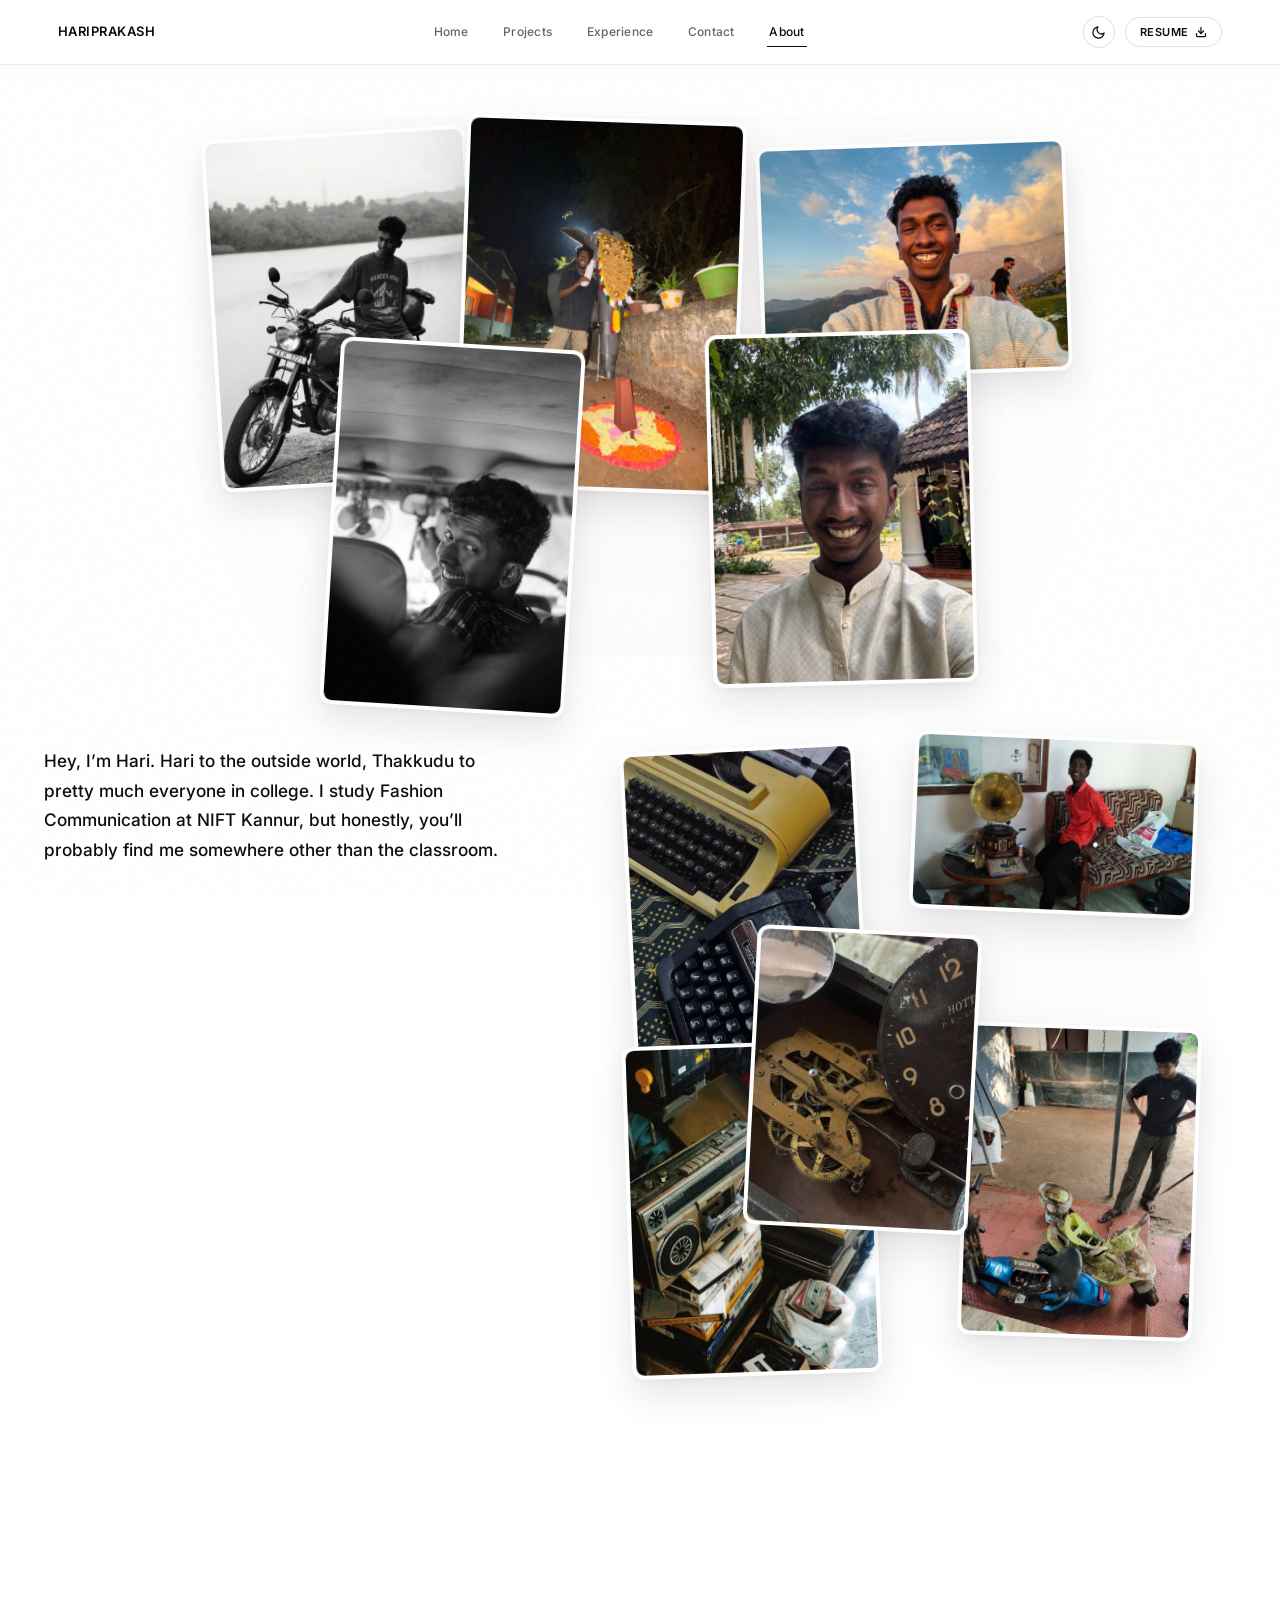
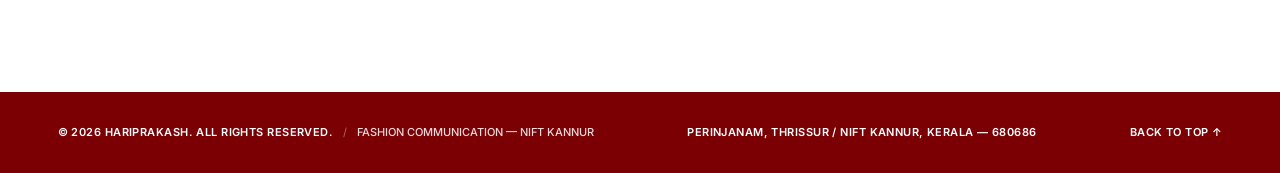
<file: about.html>
<!DOCTYPE html>
<html lang="en">
<head>
  <meta charset="UTF-8">
  <meta name="viewport" content="width=device-width, initial-scale=1.0, viewport-fit=cover">
  <meta name="theme-color" content="#ffffff" id="metaThemeColor">
  <title>About — Hariprakash | Fashion Communication & 3D Spatial Design</title>
  <link rel="icon" type="image/svg+xml" href="assets/favicon.svg">
  <link rel="apple-touch-icon" href="assets/favicon.svg">
  <link rel="preconnect" href="https://fonts.googleapis.com">
  <link rel="preconnect" href="https://fonts.gstatic.com" crossorigin>
  <link href="https://fonts.googleapis.com/css2?family=Inter:wght@300;400;500;600;700;800&display=swap" rel="stylesheet">
  <link rel="stylesheet" href="styles.css">
</head>
<body class="theme-light">

  <!-- Subtle Paper Grain -->
  <div class="grain-overlay"></div>

  <!-- Top Navigation Bar: Minimalist Translucent Header -->
  <header class="header">
    <div class="header-left">
      <!-- Mobile Hamburger Menu Button (Shown on Phone, on the Left) -->
      <button class="mobile-menu-btn" id="mobileMenuBtn" aria-label="Toggle navigation menu" aria-expanded="false">
        <span class="hamburger-box">
          <span class="hamburger-line line-top"></span>
          <span class="hamburger-line line-mid"></span>
          <span class="hamburger-line line-bot"></span>
        </span>
      </button>

      <a href="index.html#hero" class="brand-link">
        <span class="brand-name">HARIPRAKASH</span>
      </a>
    </div>

    <!-- Desktop Navigation Links (Hidden on Phone/Mobile) -->
    <nav class="header-nav" id="headerNav">
      <a href="index.html#hero" class="nav-link">Home</a>
      <a href="index.html#projects" class="nav-link">Projects</a>
      <a href="index.html#experience" class="nav-link">Experience</a>
      <a href="index.html#contact" class="nav-link">Contact</a>
      <a href="about.html" class="nav-link active">About</a>
    </nav>

    <div class="header-right">
      <button class="theme-toggle-btn" id="themeToggleBtn" aria-label="Toggle theme" title="Toggle theme (System / Dark / Light)">
        <span class="theme-icon-moon" aria-hidden="true">
          <svg width="15" height="15" viewBox="0 0 24 24" fill="none" stroke="currentColor" stroke-width="2" stroke-linecap="round" stroke-linejoin="round">
            <path d="M21 12.79A9 9 0 1 1 11.21 3 7 7 0 0 0 21 12.79z"></path>
          </svg>
        </span>
        <span class="theme-icon-sun" aria-hidden="true">
          <svg width="15" height="15" viewBox="0 0 24 24" fill="none" stroke="currentColor" stroke-width="2" stroke-linecap="round" stroke-linejoin="round">
            <circle cx="12" cy="12" r="5"></circle>
            <line x1="12" y1="1" x2="12" y2="3"></line>
            <line x1="12" y1="21" x2="12" y2="23"></line>
            <line x1="4.22" y1="4.22" x2="5.64" y2="5.64"></line>
            <line x1="18.36" y1="18.36" x2="19.78" y2="19.78"></line>
            <line x1="1" y1="12" x2="3" y2="12"></line>
            <line x1="21" y1="12" x2="23" y2="12"></line>
            <line x1="4.22" y1="19.78" x2="5.64" y2="18.36"></line>
            <line x1="18.36" y1="5.64" x2="19.78" y2="4.22"></line>
          </svg>
        </span>
      </button>

      <a href="assets/Hariprakash_Resume.pdf" download="Hariprakash_Resume.pdf" class="resume-download-btn" id="resumeDownloadBtn">
        <span class="resume-btn-label">Resume</span>
        <svg class="resume-btn-icon" width="12" height="12" viewBox="0 0 24 24" fill="none" stroke="currentColor" stroke-width="2.5" stroke-linecap="round" stroke-linejoin="round">
          <path d="M21 15v4a2 2 0 0 1-2 2H5a2 2 0 0 1-2-2v-4"></path>
          <polyline points="7 10 12 15 17 10"></polyline>
          <line x1="12" y1="15" x2="12" y2="3"></line>
        </svg>
      </a>
    </div>
  </header>

  <!-- Full-Screen Mobile Navigation Drawer -->
  <div class="mobile-nav-drawer" id="mobileNavDrawer" aria-hidden="true">
    <div class="mobile-nav-backdrop" id="mobileNavBackdrop"></div>
    <div class="mobile-nav-panel">
      <div class="mobile-nav-header">
        <span class="mobile-nav-brand">HARIPRAKASH</span>
        <button class="mobile-nav-close-btn" id="mobileNavCloseBtn" aria-label="Close menu">
          <svg width="20" height="20" viewBox="0 0 24 24" fill="none" stroke="currentColor" stroke-width="2" stroke-linecap="round" stroke-linejoin="round">
            <line x1="18" y1="6" x2="6" y2="18"></line>
            <line x1="6" y1="6" x2="18" y2="18"></line>
          </svg>
        </button>
      </div>

      <nav class="mobile-nav-menu">
        <a href="index.html#hero" class="mobile-menu-link">
          <div class="menu-link-main">
            <span class="menu-link-icon-wrap" aria-hidden="true">
              <svg width="17" height="17" viewBox="0 0 24 24" fill="none" stroke="currentColor" stroke-width="1.8" stroke-linecap="round" stroke-linejoin="round">
                <path d="M3 9l9-7 9 7v11a2 2 0 0 1-2 2H5a2 2 0 0 1-2-2z"></path>
                <polyline points="9 22 9 12 15 12 15 22"></polyline>
              </svg>
            </span>
            <span class="menu-link-text">Home</span>
          </div>
          <span class="menu-link-arrow" aria-hidden="true">
            <svg width="14" height="14" viewBox="0 0 24 24" fill="none" stroke="currentColor" stroke-width="2" stroke-linecap="round" stroke-linejoin="round">
              <polyline points="9 18 15 12 9 6"></polyline>
            </svg>
          </span>
        </a>

        <a href="index.html#projects" class="mobile-menu-link">
          <div class="menu-link-main">
            <span class="menu-link-icon-wrap" aria-hidden="true">
              <svg width="17" height="17" viewBox="0 0 24 24" fill="none" stroke="currentColor" stroke-width="1.8" stroke-linecap="round" stroke-linejoin="round">
                <rect x="3" y="3" width="7" height="7"></rect>
                <rect x="14" y="3" width="7" height="7"></rect>
                <rect x="14" y="14" width="7" height="7"></rect>
                <rect x="3" y="14" width="7" height="7"></rect>
              </svg>
            </span>
            <span class="menu-link-text">Projects</span>
          </div>
          <span class="menu-link-arrow" aria-hidden="true">
            <svg width="14" height="14" viewBox="0 0 24 24" fill="none" stroke="currentColor" stroke-width="2" stroke-linecap="round" stroke-linejoin="round">
              <polyline points="9 18 15 12 9 6"></polyline>
            </svg>
          </span>
        </a>

        <a href="index.html#experience" class="mobile-menu-link">
          <div class="menu-link-main">
            <span class="menu-link-icon-wrap" aria-hidden="true">
              <svg width="17" height="17" viewBox="0 0 24 24" fill="none" stroke="currentColor" stroke-width="1.8" stroke-linecap="round" stroke-linejoin="round">
                <rect x="2" y="7" width="20" height="14" rx="2" ry="2"></rect>
                <path d="M16 21V5a2 2 0 0 0-2-2h-4a2 2 0 0 0-2 2v16"></path>
              </svg>
            </span>
            <span class="menu-link-text">Experience</span>
          </div>
          <span class="menu-link-arrow" aria-hidden="true">
            <svg width="14" height="14" viewBox="0 0 24 24" fill="none" stroke="currentColor" stroke-width="2" stroke-linecap="round" stroke-linejoin="round">
              <polyline points="9 18 15 12 9 6"></polyline>
            </svg>
          </span>
        </a>

        <a href="index.html#contact" class="mobile-menu-link">
          <div class="menu-link-main">
            <span class="menu-link-icon-wrap" aria-hidden="true">
              <svg width="17" height="17" viewBox="0 0 24 24" fill="none" stroke="currentColor" stroke-width="1.8" stroke-linecap="round" stroke-linejoin="round">
                <line x1="22" y1="2" x2="11" y2="13"></line>
                <polygon points="22 2 15 22 11 13 2 9 22 2"></polygon>
              </svg>
            </span>
            <span class="menu-link-text">Contact</span>
          </div>
          <span class="menu-link-arrow" aria-hidden="true">
            <svg width="14" height="14" viewBox="0 0 24 24" fill="none" stroke="currentColor" stroke-width="2" stroke-linecap="round" stroke-linejoin="round">
              <polyline points="9 18 15 12 9 6"></polyline>
            </svg>
          </span>
        </a>

        <a href="about.html" class="mobile-menu-link active">
          <div class="menu-link-main">
            <span class="menu-link-icon-wrap" aria-hidden="true">
              <svg width="17" height="17" viewBox="0 0 24 24" fill="none" stroke="currentColor" stroke-width="1.8" stroke-linecap="round" stroke-linejoin="round">
                <circle cx="12" cy="7" r="4"></circle>
                <path d="M5.5 21a6.5 6.5 0 0 1 13 0"></path>
              </svg>
            </span>
            <span class="menu-link-text">About & Archive</span>
          </div>
          <span class="menu-link-arrow" aria-hidden="true">
            <svg width="14" height="14" viewBox="0 0 24 24" fill="none" stroke="currentColor" stroke-width="2" stroke-linecap="round" stroke-linejoin="round">
              <polyline points="9 18 15 12 9 6"></polyline>
            </svg>
          </span>
        </a>
      </nav>

      <div class="mobile-nav-footer">
        <div class="mobile-nav-info">
          <span class="mobile-nav-inst">FASHION COMMUNICATION — NIFT KANNUR</span>
          <a href="mailto:hpkuttan@gmail.com" class="mobile-nav-email">hpkuttan@gmail.com ↗</a>
        </div>
        <div class="mobile-nav-actions">
          <a href="https://www.behance.net/harikuttan" target="_blank" rel="noopener" class="mobile-subtle-link">Behance ↗</a>
          <span class="sub-sep">•</span>
          <a href="https://www.linkedin.com/in/hariprakash-kannamkulath/" target="_blank" rel="noopener" class="mobile-subtle-link">LinkedIn ↗</a>
          <span class="sub-sep">•</span>
          <a href="assets/Hariprakash_Resume.pdf" download="Hariprakash_Resume.pdf" class="mobile-subtle-link">Resume ↓</a>
        </div>
      </div>
    </div>
  </div>

  <!-- Main Editorial Visual Storytelling: Top Collage (Hari's Photos) + Content & Antiques Section -->
  <main id="mainContent">
    <section class="section about-page-section">

      <!-- ======================================================================
           1. TOP COLLAGE: FULL-WIDTH SCATTERED DESK (HARI'S PHOTOS ONLY)
           ====================================================================== -->
      <div class="about-top-collage-section">
        <div class="interactive-collage-stage top-collage-stage" id="interactiveCollageStage">

          <!-- PHOTO 01: Royal Enfield - Machines with too many screws -->
          <div class="collage-card top-card-1" data-depth="0.05" title="Vintage Royal Enfield // Machines with too many screws">
            <div class="collage-card-inner">
              <img src="assets/about-royal-enfield.jpg" alt="Vintage Royal Enfield - Hari" class="collage-img">
            </div>
          </div>

          <!-- PHOTO 02: Elephant Sculpture Workshop Build -->
          <div class="collage-card top-card-2" data-depth="0.08" title="Workshop & Fest Sculpture Build // Hands-on Making">
            <div class="collage-card-inner">
              <img src="assets/about-elephant-sculpture.jpg" alt="Handcrafted Elephant Sculpture - Workshop Build" class="collage-img">
            </div>
          </div>

          <!-- PHOTO 03: Mountain Camp Expedition -->
          <div class="collage-card top-card-3" data-depth="0.06" title="Outdoor Mountain Highlands & Tent Camp">
            <div class="collage-card-inner">
              <img src="assets/about-mountain-camp.jpg" alt="Mountain Camp Expedition - Hari" class="collage-img">
            </div>
          </div>

          <!-- PHOTO 04: Candid Road Drive -->
          <div class="collage-card top-card-4" data-depth="0.09" title="Spontaneous Frames // Taking photos nobody asked for">
            <div class="collage-card-inner">
              <img src="assets/about-candid-drive.jpg" alt="Candid Road Shot - Hari" class="collage-img">
            </div>
          </div>

          <!-- PHOTO 05: Kerala Tradition & Courtyard -->
          <div class="collage-card top-card-5" data-depth="0.04" title="Kerala Roots // Ancestral Courtyard">
            <div class="collage-card-inner">
              <img src="assets/about-kerala-tradition.jpg" alt="Traditional Kurta at Courtyard Home - Hari" class="collage-img">
            </div>
          </div>

        </div><!-- End top-collage-stage -->
      </div><!-- End about-top-collage-section -->


      <!-- ======================================================================
           2. CONTENT SECTION: DIRECT STORY (LEFT) + ANTIQUES COLLAGE (RIGHT)
           ====================================================================== -->
      <div class="about-content-section" id="aboutContentSection">

        <!-- ==================== LEFT COLUMN: DIRECT STORY ==================== -->
        <div class="about-direct-story-col">
          <div class="about-direct-story">

            <p class="about-lead-p story-reveal-item">
              Hey, I’m Hari. Hari to the outside world, Thakkudu to pretty much everyone in college. I study Fashion Communication at NIFT Kannur, but honestly, you’ll probably find me somewhere other than the classroom.
            </p>

            <p class="story-reveal-item">
              You’ll usually find me in a workshop, digging through an antique store, fixing something that probably should’ve been replaced years ago, or taking photos of things nobody asked me to photograph.
            </p>

            <p class="story-reveal-item">
              I like old things, weird things, machines with too many screws, and figuring out how stuff works. I spend my time between making things, breaking things (sometimes accidentally), and getting unnecessarily invested in things that catch my interest.
            </p>

            <p class="story-reveal-item">
              If I’m interested in something, yeah bro, you’re safe. I’ll probably spend the next few hours talking about it, researching it, or trying to build it myself.
            </p>

            <p class="story-reveal-item">
              This website is basically a collection of stuff I like, stuff I make, and photos I take along the way.
            </p>

            <p class="about-direct-signoff story-reveal-item">
              Anyway, have a look around. :))
            </p>

            <!-- Quick Direct Contact & Links -->
            <div class="about-direct-actions">
              <a href="mailto:hpkuttan@gmail.com" class="contact-primary-btn" data-cursor="EMAIL">
                <span>say hi → hpkuttan@gmail.com</span>
                <svg width="14" height="14" viewBox="0 0 24 24" fill="none" stroke="currentColor" stroke-width="2" stroke-linecap="round" stroke-linejoin="round">
                  <line x1="7" y1="17" x2="17" y2="7"></line>
                  <polyline points="7 7 17 7 17 17"></polyline>
                </svg>
              </a>

              <div class="about-sub-links">
                <a href="https://www.behance.net/harikuttan" target="_blank" rel="noopener" class="subtle-link">BEHANCE ↗</a>
                <span class="sub-sep">•</span>
                <a href="https://www.linkedin.com/in/hariprakash-kannamkulath/" target="_blank" rel="noopener" class="subtle-link">LINKEDIN ↗</a>
                <span class="sub-sep">•</span>
                <a href="tel:+919447693240" class="subtle-link">+91 9447693240 ↗</a>
                <span class="sub-sep">•</span>
                <a href="assets/Hariprakash_Resume.pdf" download="Hariprakash_Resume.pdf" class="subtle-link">RESUME (PDF) ↓</a>
              </div>

              <div class="about-back-box">
                <a href="index.html#projects" class="editorial-back-link">
                  <span>← Back to Selected Projects</span>
                </a>
              </div>
            </div>

          </div><!-- End about-direct-story -->
        </div><!-- End about-direct-story-col -->


        <!-- ==================== RIGHT COLUMN: ANTIQUES & SKILLS COLLAGE ==================== -->
        <div class="about-antiques-col">

          <!-- Antiques Interactive Canvas Stage -->
          <div class="interactive-collage-stage antiques-collage-stage" id="antiquesCollageStage">

            <!-- ANTIQUE 01: Vintage Remington & Brother Typewriters -->
            <div class="collage-card antique-card-1" data-depth="0.06" title="Vintage Typewriters // Remington 20 & Brother Super Deluxe">
              <div class="collage-card-inner">
                <img src="assets/about-antique-typewriters.jpg" alt="Vintage Remington and Brother Typewriters" class="collage-img">
              </div>
            </div>

            <!-- ANTIQUE 02: Brass Horn Gramophone & Vinyl -->
            <div class="collage-card antique-card-2" data-depth="0.09" title="Vintage Brass Horn Gramophone & Vinyl Records">
              <div class="collage-card-inner">
                <img src="assets/about-gramophone-vinyl.jpg" alt="Vintage Brass Horn Gramophone and Hari" class="collage-img">
              </div>
            </div>

            <!-- ANTIQUE 03: Antique Clockwork Mechanism & Brass Gears -->
            <div class="collage-card antique-card-3" data-depth="0.05" title="Antique Clockwork Mechanism // Brass Gears & Pendulum Escapement">
              <div class="collage-card-inner">
                <img src="assets/about-antique-clockwork.jpg" alt="Antique Pendulum Clockwork Gears and Mechanism" class="collage-img">
              </div>
            </div>

            <!-- ANTIQUE 04: Retro Boombox & Cassette Tapes -->
            <div class="collage-card antique-card-4" data-depth="0.08" title="Retro Boombox & Cassette Tape Archive">
              <div class="collage-card-inner">
                <img src="assets/about-retro-boombox.jpg" alt="Vintage Boombox and Cassette Tapes Stack" class="collage-img">
              </div>
            </div>

            <!-- ANTIQUE 05: Workshop Scooter Tear-Down & Repair -->
            <div class="collage-card antique-card-5" data-depth="0.07" title="Workshop // Hands-on Scooter Tear-Down & Mechanical Repair">
              <div class="collage-card-inner">
                <img src="assets/about-workshop-repair.jpg" alt="Workshop Scooter Tear-Down and Repair" class="collage-img">
              </div>
            </div>

          </div><!-- End antiquesCollageStage -->
        </div><!-- End about-antiques-col -->

      </div><!-- End about-content-section -->

    </section>
  </main>

  <!-- Footer with Location Prominently Displayed in Royal Red -->
  <footer class="footer">
    <div class="footer-left">
      <span class="footer-copy">© 2026 HARIPRAKASH. ALL RIGHTS RESERVED.</span>
      <span class="footer-sep">/</span>
      <span class="footer-inst">FASHION COMMUNICATION — NIFT KANNUR</span>
    </div>
    <div class="footer-center">
      <span class="footer-location">PERINJANAM, THRISSUR / NIFT KANNUR, KERALA — 680686</span>
    </div>
    <div class="footer-right">
      <a href="#mainContent" class="back-top-btn" onclick="window.scrollTo({top: 0, behavior: 'smooth'}); return false;">BACK TO TOP ↑</a>
    </div>
  </footer>

  <script src="script.js"></script>
</body>
</html>
</file>
<file: styles.css>
/* ==========================================================================
   HARIPRAKASH — FASHION COMMUNICATION & ART DIRECTION
   MINIMALIST PORTFOLIO DESIGN SYSTEM
   TYPOGRAPHY: GLOBALLY ACCEPTED CLEAN SANS-SERIF (INTER)
   ========================================================================== */

:root,
html[data-theme="light"],
body[data-theme="light"],
.theme-light {
  --bg-primary: #ffffff;
  --bg-secondary: #f8f8f8;
  --bg-tertiary: #f0f0f0;
  --bg-glass: rgba(255, 255, 255, 0.85);
  --bg-card: #ffffff;
  --text-main: #0c0c0c;
  --text-muted: #666666;
  --text-light: #999999;
  --border-light: #e5e5e5;
  --border-glass: rgba(0, 0, 0, 0.08);
  --border-dark: #0c0c0c;
  --accent-dot: #e23e1d;

  /* Royal Red Brand Signature */
  --royal-red: #7a0004;
  --royal-red-dark: #680002;
  --royal-red-light: #8b0006;
  --royal-red-glow: rgba(122, 0, 4, 0.35);

  --btn-bg: rgba(255, 255, 255, 0.75);
  --btn-border: rgba(0, 0, 0, 0.12);
  --modal-nav-bg: rgba(0, 0, 0, 0.04);
  --card-shadow: 0 16px 38px rgba(0, 0, 0, 0.10), 0 3px 8px rgba(0, 0, 0, 0.04);
  --card-shadow-hover: 0 32px 70px rgba(0, 0, 0, 0.22), 0 8px 18px rgba(0, 0, 0, 0.08);
  --grain-opacity: 0.025;

  /* Globally Accepted Minimal Font Family */
  --font-primary: 'Inter', -apple-system, BlinkMacSystemFont, 'Segoe UI', Roboto, Helvetica, Arial, sans-serif;

  --page-margin: clamp(16px, 4.5vw, 64px);
  --transition-smooth: cubic-bezier(0.16, 1, 0.3, 1);
  color-scheme: light;
}

/* System Dark Mode (Active when system is dark AND user hasn't explicitly forced light) */
@media (prefers-color-scheme: dark) {
  :root:not([data-theme="light"]),
  html:not([data-theme="light"]),
  body:not([data-theme="light"]) {
    --bg-primary: #0a0a0a;
    --bg-secondary: #121212;
    --bg-tertiary: #1a1a1a;
    --bg-glass: rgba(10, 10, 10, 0.88);
    --bg-card: #141414;
    --text-main: #f5f5f5;
    --text-muted: #a3a3a3;
    --text-light: #707070;
    --border-light: rgba(255, 255, 255, 0.12);
    --border-glass: rgba(255, 255, 255, 0.10);
    --border-dark: #f5f5f5;
    --accent-dot: #ff4726;

    --royal-red: #c41e26;
    --royal-red-dark: #9e0e14;
    --royal-red-light: #e0323a;
    --royal-red-glow: rgba(196, 30, 38, 0.5);

    --btn-bg: rgba(255, 255, 255, 0.08);
    --btn-border: rgba(255, 255, 255, 0.16);
    --modal-nav-bg: rgba(255, 255, 255, 0.08);
    --card-shadow: 0 16px 38px rgba(0, 0, 0, 0.65), 0 3px 8px rgba(0, 0, 0, 0.4);
    --card-shadow-hover: 0 32px 70px rgba(0, 0, 0, 0.85), 0 8px 18px rgba(0, 0, 0, 0.5);
    --grain-opacity: 0.04;
    color-scheme: dark;
  }
}

/* Explicit Dark Theme (Highest Priority) */
:root[data-theme="dark"],
html[data-theme="dark"],
body[data-theme="dark"],
[data-theme="dark"],
.theme-dark {
  --bg-primary: #0a0a0a !important;
  --bg-secondary: #121212 !important;
  --bg-tertiary: #1a1a1a !important;
  --bg-glass: rgba(10, 10, 10, 0.88) !important;
  --bg-card: #141414 !important;
  --text-main: #f5f5f5 !important;
  --text-muted: #a3a3a3 !important;
  --text-light: #707070 !important;
  --border-light: rgba(255, 255, 255, 0.12) !important;
  --border-glass: rgba(255, 255, 255, 0.10) !important;
  --border-dark: #f5f5f5 !important;
  --accent-dot: #ff4726 !important;

  --royal-red: #c41e26 !important;
  --royal-red-dark: #9e0e14 !important;
  --royal-red-light: #e0323a !important;
  --royal-red-glow: rgba(196, 30, 38, 0.5) !important;

  --btn-bg: rgba(255, 255, 255, 0.08) !important;
  --btn-border: rgba(255, 255, 255, 0.16) !important;
  --modal-nav-bg: rgba(255, 255, 255, 0.08) !important;
  --card-shadow: 0 16px 38px rgba(0, 0, 0, 0.65), 0 3px 8px rgba(0, 0, 0, 0.4) !important;
  --card-shadow-hover: 0 32px 70px rgba(0, 0, 0, 0.85), 0 8px 18px rgba(0, 0, 0, 0.5) !important;
  --grain-opacity: 0.04 !important;
  color-scheme: dark !important;
}

/* Explicit Light Theme (Highest Priority) */
:root[data-theme="light"],
html[data-theme="light"],
body[data-theme="light"],
[data-theme="light"],
.theme-light {
  --bg-primary: #ffffff !important;
  --bg-secondary: #f8f8f8 !important;
  --bg-tertiary: #f0f0f0 !important;
  --bg-glass: rgba(255, 255, 255, 0.85) !important;
  --bg-card: #ffffff !important;
  --text-main: #0c0c0c !important;
  --text-muted: #666666 !important;
  --text-light: #999999 !important;
  --border-light: #e5e5e5 !important;
  --border-glass: rgba(0, 0, 0, 0.08) !important;
  --border-dark: #0c0c0c !important;
  --accent-dot: #e23e1d !important;

  --royal-red: #7a0004 !important;
  --royal-red-dark: #680002 !important;
  --royal-red-light: #8b0006 !important;
  --royal-red-glow: rgba(122, 0, 4, 0.35) !important;

  --btn-bg: rgba(255, 255, 255, 0.75) !important;
  --btn-border: rgba(0, 0, 0, 0.12) !important;
  --modal-nav-bg: rgba(0, 0, 0, 0.04) !important;
  --card-shadow: 0 16px 38px rgba(0, 0, 0, 0.10), 0 3px 8px rgba(0, 0, 0, 0.04) !important;
  --card-shadow-hover: 0 32px 70px rgba(0, 0, 0, 0.22), 0 8px 18px rgba(0, 0, 0, 0.08) !important;
  --grain-opacity: 0.025 !important;
  color-scheme: light !important;
}

*, *::before, *::after {
  box-sizing: border-box;
  margin: 0;
  padding: 0;
}

html {
  font-size: 15px;
  scroll-behavior: smooth;
  background-color: var(--bg-primary);
  color: var(--text-main);
  text-rendering: optimizeLegibility;
  -webkit-font-smoothing: antialiased;
}

body {
  font-family: var(--font-primary);
  background-color: var(--bg-primary);
  color: var(--text-main);
  overflow-x: hidden;
  line-height: 1.5;
  cursor: default;
}

/* --------------------------------------------------------------------------
   Subtle Paper Grain Overlay
   -------------------------------------------------------------------------- */
.grain-overlay {
  position: fixed;
  top: 0;
  left: 0;
  width: 100vw;
  height: 100vh;
  pointer-events: none;
  z-index: 999;
  opacity: var(--grain-opacity, 0.025);
  background-image: url("data:image/svg+xml,%3Csvg viewBox='0 0 200 200' xmlns='http://www.w3.org/2000/svg'%3E%3Cfilter id='noiseFilter'%3E%3CfeTurbulence type='fractalNoise' baseFrequency='0.85' numOctaves='3' stitchTiles='stitch'/%3E%3C/filter%3E%3Crect width='100%25' height='100%25' filter='url(%23noiseFilter)'/%3E%3C/svg%3E");
}

/* Cursor dot and hover badge caption removed as requested */
.cursor-dot,
.cursor-badge {
  display: none !important;
}

/* --------------------------------------------------------------------------
   Header / Minimalist Editorial Navigation
   -------------------------------------------------------------------------- */
.header {
  position: sticky;
  top: 0;
  width: 100%;
  background: var(--bg-glass);
  backdrop-filter: blur(20px) saturate(180%);
  -webkit-backdrop-filter: blur(20px) saturate(180%);
  z-index: 1000;
  display: flex;
  justify-content: space-between;
  align-items: center;
  padding: 16px var(--page-margin);
  border-bottom: 1px solid var(--border-glass);
  box-shadow: 0 4px 20px rgba(0, 0, 0, 0.02);
  font-size: 12px;
  transition: background-color 0.3s ease, border-color 0.3s ease;
}

.header-left {
  display: flex;
  align-items: center;
  gap: 12px;
}

.brand-link {
  text-decoration: none;
  color: var(--text-main);
  display: inline-flex;
  align-items: center;
}

.brand-name {
  font-weight: 600;
  letter-spacing: 0.04em;
  font-size: 13px;
  text-transform: uppercase;
}

.header-nav {
  display: flex;
  align-items: center;
  gap: clamp(14px, 2.4vw, 32px);
}

.nav-link {
  text-decoration: none;
  color: var(--text-muted);
  font-size: 12px;
  font-weight: 500;
  letter-spacing: 0.02em;
  padding: 6px 2px;
  position: relative;
  transition: color 0.2s ease;
}

.nav-link:hover,
.nav-link.active {
  color: var(--text-main);
}

.nav-link.active::after {
  content: '';
  position: absolute;
  bottom: 0;
  left: 0;
  width: 100%;
  height: 1.5px;
  background-color: var(--text-main);
}

.header-right {
  display: flex;
  align-items: center;
  gap: 10px;
}

/* Minimalist Dark / Light Mode Toggle Button */
.theme-toggle-btn {
  display: inline-flex;
  align-items: center;
  justify-content: center;
  width: 32px;
  height: 32px;
  border-radius: 50%;
  background: var(--btn-bg);
  border: 1px solid var(--btn-border);
  color: var(--text-main);
  cursor: pointer;
  transition: all 0.25s var(--transition-smooth);
  backdrop-filter: blur(10px);
  -webkit-backdrop-filter: blur(10px);
  padding: 0;
  flex-shrink: 0;
}

.theme-toggle-btn:hover {
  background: var(--text-main);
  color: var(--bg-primary);
  border-color: var(--text-main);
  transform: rotate(15deg) scale(1.05);
}

.theme-toggle-btn:active {
  transform: scale(0.92);
}

/* Sun and Moon icon toggling based on theme */
.theme-icon-sun,
.theme-icon-moon {
  display: flex;
  align-items: center;
  justify-content: center;
  transition: transform 0.25s ease, opacity 0.25s ease;
}

/* Default Light: show moon (switch to dark), hide sun */
.theme-icon-sun {
  display: none !important;
}
.theme-icon-moon {
  display: flex !important;
}

/* When dark mode (system default) */
@media (prefers-color-scheme: dark) {
  :root:not([data-theme="light"]) .theme-icon-sun,
  html:not([data-theme="light"]) .theme-icon-sun,
  body:not([data-theme="light"]) .theme-icon-sun {
    display: flex !important;
  }
  :root:not([data-theme="light"]) .theme-icon-moon,
  html:not([data-theme="light"]) .theme-icon-moon,
  body:not([data-theme="light"]) .theme-icon-moon {
    display: none !important;
  }
}

/* Explicit Dark Theme: show sun (switch to light), hide moon */
:root[data-theme="dark"] .theme-icon-sun,
html[data-theme="dark"] .theme-icon-sun,
body[data-theme="dark"] .theme-icon-sun,
[data-theme="dark"] .theme-icon-sun,
.theme-toggle-btn.is-dark .theme-icon-sun {
  display: flex !important;
}

:root[data-theme="dark"] .theme-icon-moon,
html[data-theme="dark"] .theme-icon-moon,
body[data-theme="dark"] .theme-icon-moon,
[data-theme="dark"] .theme-icon-moon,
.theme-toggle-btn.is-dark .theme-icon-moon {
  display: none !important;
}

/* Explicit Light Theme: show moon (switch to dark), hide sun */
:root[data-theme="light"] .theme-icon-sun,
html[data-theme="light"] .theme-icon-sun,
body[data-theme="light"] .theme-icon-sun,
[data-theme="light"] .theme-icon-sun,
.theme-toggle-btn.is-light .theme-icon-sun {
  display: none !important;
}

:root[data-theme="light"] .theme-icon-moon,
html[data-theme="light"] .theme-icon-moon,
body[data-theme="light"] .theme-icon-moon,
[data-theme="light"] .theme-icon-moon,
.theme-toggle-btn.is-light .theme-icon-moon {
  display: flex !important;
}

/* --------------------------------------------------------------------------
   Mobile Hamburger Menu Button & Full-Screen Drawer
   -------------------------------------------------------------------------- */
.mobile-menu-btn {
  display: none;
  align-items: center;
  justify-content: center;
  width: 36px;
  height: 36px;
  border-radius: 50%;
  background: var(--btn-bg);
  border: 1px solid var(--btn-border);
  color: var(--text-main);
  cursor: pointer;
  padding: 0;
  transition: all 0.25s var(--transition-smooth);
  backdrop-filter: blur(10px);
  -webkit-backdrop-filter: blur(10px);
  flex-shrink: 0;
}

.mobile-menu-btn:hover {
  background: var(--text-main);
  color: var(--bg-primary);
  border-color: var(--text-main);
}

.hamburger-box {
  width: 17px;
  height: 12px;
  display: flex;
  flex-direction: column;
  justify-content: space-between;
  position: relative;
}

.hamburger-line {
  display: block;
  width: 100%;
  height: 1.5px;
  background-color: currentColor;
  border-radius: 2px;
  transition: transform 0.25s var(--transition-smooth), opacity 0.2s ease;
}

/* Active Hamburger transforms into clean X */
.mobile-menu-btn.is-active .line-top {
  transform: translateY(5.25px) rotate(45deg);
}

.mobile-menu-btn.is-active .line-mid {
  opacity: 0;
  transform: scaleX(0);
}

.mobile-menu-btn.is-active .line-bot {
  transform: translateY(-5.25px) rotate(-45deg);
}

/* Full-Screen Mobile Navigation Drawer */
.mobile-nav-drawer {
  position: fixed;
  inset: 0;
  width: 100vw;
  height: 100vh;
  height: 100dvh;
  z-index: 2000;
  pointer-events: none;
  visibility: hidden;
  transition: visibility 0.35s ease;
}

.mobile-nav-drawer.is-open {
  pointer-events: auto;
  visibility: visible;
}

.mobile-nav-backdrop {
  position: absolute;
  inset: 0;
  width: 100%;
  height: 100%;
  background: rgba(0, 0, 0, 0.55);
  backdrop-filter: blur(10px);
  -webkit-backdrop-filter: blur(10px);
  opacity: 0;
  transition: opacity 0.35s ease;
}

.mobile-nav-drawer.is-open .mobile-nav-backdrop {
  opacity: 1;
}

.mobile-nav-panel {
  position: absolute;
  top: 0;
  left: 0;
  width: 88vw;
  max-width: 380px;
  height: 100%;
  height: 100dvh;
  background: var(--bg-primary);
  border-right: 1px solid var(--border-light);
  display: flex;
  flex-direction: column;
  justify-content: space-between;
  padding: max(20px, env(safe-area-inset-top)) 24px max(24px, env(safe-area-inset-bottom));
  box-shadow: 10px 0 45px rgba(0, 0, 0, 0.3);
  transform: translateX(-100%);
  transition: transform 0.38s cubic-bezier(0.16, 1, 0.3, 1);
  overflow-y: auto;
  -webkit-overflow-scrolling: touch;
}

.mobile-nav-drawer.is-open .mobile-nav-panel {
  transform: translateX(0);
}

.mobile-nav-header {
  display: flex;
  align-items: center;
  justify-content: space-between;
  padding-bottom: 20px;
  border-bottom: 1px solid var(--border-light);
}

.mobile-nav-brand {
  font-size: 13px;
  font-weight: 700;
  letter-spacing: 0.05em;
  color: var(--text-main);
  text-transform: uppercase;
}

.mobile-nav-close-btn {
  width: 36px;
  height: 36px;
  border-radius: 50%;
  background: var(--modal-nav-bg);
  border: 1px solid var(--border-light);
  color: var(--text-main);
  display: flex;
  align-items: center;
  justify-content: center;
  cursor: pointer;
  transition: all 0.2s ease;
}

.mobile-nav-close-btn:hover {
  background: var(--text-main);
  color: var(--bg-primary);
  border-color: var(--text-main);
}

.mobile-nav-menu {
  display: flex;
  flex-direction: column;
  gap: 10px;
  margin: 28px 0;
}

.mobile-menu-link {
  display: flex;
  align-items: center;
  justify-content: space-between;
  padding: 11px 14px;
  text-decoration: none;
  color: var(--text-main);
  border-radius: 10px;
  background: var(--bg-secondary);
  border: 1px solid var(--border-light);
  transition: all 0.22s var(--transition-smooth);
}

.mobile-menu-link:hover,
.mobile-menu-link:active,
.mobile-menu-link.active {
  background: var(--bg-tertiary);
  border-color: var(--royal-red);
  color: var(--royal-red);
  transform: translateX(4px);
}

.menu-link-main {
  display: flex;
  align-items: center;
  gap: 13px;
}

.menu-link-icon-wrap {
  width: 34px;
  height: 34px;
  border-radius: 8px;
  background: var(--modal-nav-bg);
  border: 1px solid var(--border-light);
  color: var(--royal-red);
  display: inline-flex;
  align-items: center;
  justify-content: center;
  flex-shrink: 0;
  transition: all 0.2s ease;
}

.mobile-menu-link:hover .menu-link-icon-wrap,
.mobile-menu-link:active .menu-link-icon-wrap,
.mobile-menu-link.active .menu-link-icon-wrap {
  background: var(--royal-red);
  color: #ffffff;
  border-color: var(--royal-red);
  transform: scale(1.05);
}

.menu-link-text {
  font-family: var(--font-primary);
  font-size: 14.5px;
  font-weight: 500;
  letter-spacing: 0.015em;
  color: var(--text-main);
  transition: color 0.2s ease;
}

.mobile-menu-link:hover .menu-link-text,
.mobile-menu-link:active .menu-link-text,
.mobile-menu-link.active .menu-link-text {
  color: var(--royal-red);
}

.menu-link-arrow {
  color: var(--text-light);
  display: inline-flex;
  align-items: center;
  justify-content: center;
  flex-shrink: 0;
  transition: transform 0.2s ease, color 0.2s ease;
}

.mobile-menu-link:hover .menu-link-arrow,
.mobile-menu-link:active .menu-link-arrow,
.mobile-menu-link.active .menu-link-arrow {
  transform: translateX(3px);
  color: var(--royal-red);
}

.mobile-nav-footer {
  padding-top: 24px;
  border-top: 1px solid var(--border-light);
  display: flex;
  flex-direction: column;
  gap: 16px;
}

.mobile-nav-info {
  display: flex;
  flex-direction: column;
  gap: 6px;
}

.mobile-nav-inst {
  font-size: 10px;
  font-weight: 600;
  letter-spacing: 0.06em;
  color: var(--text-light);
  text-transform: uppercase;
}

.mobile-nav-email {
  font-size: 13px;
  color: var(--royal-red);
  font-weight: 600;
  text-decoration: none;
}

.mobile-nav-actions {
  display: flex;
  align-items: center;
  gap: 10px;
  font-size: 11px;
  flex-wrap: wrap;
}

.mobile-subtle-link {
  color: var(--text-muted);
  text-decoration: none;
  font-weight: 500;
}

.mobile-subtle-link:hover {
  color: var(--royal-red);
}

.resume-download-btn {
  display: inline-flex;
  align-items: center;
  gap: 7px;
  text-decoration: none;
  background: var(--btn-bg);
  backdrop-filter: blur(10px);
  -webkit-backdrop-filter: blur(10px);
  color: var(--text-main);
  border: 1px solid var(--btn-border);
  padding: 6px 14px;
  border-radius: 999px;
  font-size: 11px;
  font-weight: 600;
  letter-spacing: 0.04em;
  text-transform: uppercase;
  transition: all 0.25s var(--transition-smooth);
}

.resume-download-btn:hover {
  background: var(--text-main);
  color: var(--bg-primary);
  border-color: var(--text-main);
}

.resume-download-btn:hover .resume-btn-icon {
  transform: translateY(1.5px);
}

.resume-btn-icon {
  transition: transform 0.2s ease;
}

/* --------------------------------------------------------------------------
   SCROLL REVEAL (Content & text pop smoothly from bottom on scroll)
   -------------------------------------------------------------------------- */
.scroll-reveal,
.timeline-row.scroll-reveal,
.grid-card.scroll-reveal {
  opacity: 0;
  transform: translate3d(0, 38px, 0);
  transition: opacity 0.95s cubic-bezier(0.22, 1, 0.36, 1),
              transform 0.95s cubic-bezier(0.22, 1, 0.36, 1);
  will-change: opacity, transform;
}

.scroll-reveal.is-revealed,
.timeline-row.scroll-reveal.is-revealed,
.grid-card.scroll-reveal.is-revealed {
  opacity: 1;
  transform: translate3d(0, 0, 0);
}

/* Maintain smooth hover on cards after reveal */
.grid-card.scroll-reveal.is-revealed:hover {
  transform: translate3d(0, -4px, 0);
  transition: transform 0.25s var(--transition-smooth);
}

@media (prefers-reduced-motion: reduce) {
  .scroll-reveal {
    opacity: 1 !important;
    transform: none !important;
    transition: none !important;
  }
}

/* --------------------------------------------------------------------------
   Sections & General Layout
   -------------------------------------------------------------------------- */
.section {
  padding: 0 var(--page-margin);
}

.folio-tag {
  display: inline-block;
  font-size: 11px;
  font-weight: 500;
  color: var(--text-light);
  letter-spacing: 0.06em;
  text-transform: uppercase;
  margin-bottom: 24px;
}

.editorial-divider {
  display: flex;
  align-items: center;
  padding: 18px var(--page-margin);
  border-top: 1px solid var(--border-light);
  border-bottom: 1px solid var(--border-light);
  background: var(--bg-primary);
  font-size: 11px;
  font-weight: 500;
  color: var(--text-muted);
  letter-spacing: 0.04em;
  gap: 20px;
}

.divider-line {
  flex: 1;
  height: 1px;
  background: var(--border-light);
}

.projects-section-header,
.experience-section-header,
.contact-section-header {
  padding: 0;
  background: var(--bg-primary);
}

.projects-section-header {
  padding-top: clamp(36px, 4.5vw, 56px);
}

.experience-section-header,
.contact-section-header {
  padding-top: clamp(48px, 6vw, 76px);
}

.projects-header-inner,
.experience-header-inner,
.contact-header-inner {
  display: flex;
  justify-content: space-between;
  align-items: center;
}

.projects-heading,
.experience-heading,
.contact-heading {
  font-size: clamp(1.8rem, 2.8vw, 2.6rem);
  font-weight: 800;
  letter-spacing: -0.035em;
  color: var(--royal-red);
  margin: 0;
  line-height: 1.1;
}

.view-switch {
  display: flex;
  align-items: center;
  gap: 8px;
  font-size: 11px;
}

.view-btn {
  background: none;
  border: none;
  color: var(--text-light);
  cursor: pointer;
  font-family: inherit;
  font-size: 11px;
  font-weight: 600;
  letter-spacing: 0.05em;
  padding: 4px 6px;
  transition: color 0.2s ease;
}

.view-btn.active, .view-btn:hover {
  color: var(--text-main);
  text-decoration: underline;
  text-underline-offset: 4px;
}

.view-switch .divider {
  color: var(--border-main);
  font-size: 11px;
}

/* --------------------------------------------------------------------------
   HERO: Minimalist Reference Layout (Large Display Name, Role, Bio & Portrait)
   -------------------------------------------------------------------------- */
.hero-section {
  position: relative;
  height: calc(100vh - 72px);
  min-height: calc(100vh - 72px);
  background-color: var(--bg-primary);
  display: flex;
  align-items: center;
  justify-content: center;
  padding: 0 var(--page-margin);
  box-sizing: border-box;
  overflow: hidden;
}

.hero-reference-grid {
  display: grid;
  grid-template-columns: 390px 1fr;
  gap: clamp(40px, 5vw, 80px);
  align-items: center;
  justify-content: center;
  width: 100%;
  max-width: 1100px;
  margin: 0 auto;
  perspective: 1200px;
  transform-style: preserve-3d;
}

/* Left Column: Portrait Image & Royal Red Card Background */
.hero-image-col, .hero-left-col {
  display: flex;
  flex-direction: column;
  align-items: center;
  justify-content: center;
  width: 100%;
  transform-style: preserve-3d;
  will-change: transform, opacity;
  transform-origin: center right;
}

/* Right Column: Left-Aligned Text Content */
.hero-content-col, .hero-right-col {
  display: flex;
  flex-direction: column;
  align-items: flex-start;
  justify-content: center;
  text-align: left;
  width: 100%;
  transform-style: preserve-3d;
  will-change: transform, opacity;
  transform-origin: center left;
}

.hero-greeting {
  font-size: clamp(1.8rem, 3.6vw, 3.2rem);
  font-weight: 500;
  letter-spacing: -0.03em;
  color: var(--text-main);
  line-height: 1.1;
  margin-bottom: 6px;
  text-align: left;
}

.hero-giant-name {
  font-size: clamp(2.6rem, 5.2vw, 4.8rem);
  font-weight: 800;
  line-height: 1.04;
  letter-spacing: -0.035em;
  color: var(--royal-red);
  margin: 0;
  text-align: left;
}

.hero-roles-primary {
  font-size: clamp(1.2rem, 1.9vw, 1.75rem);
  font-weight: 500;
  letter-spacing: -0.02em;
  color: var(--text-muted);
  margin-top: 14px;
  line-height: 1.3;
  text-align: left;
}

.hero-statement-text {
  font-size: clamp(1rem, 1.15vw, 1.15rem);
  line-height: 1.65;
  color: var(--text-secondary);
  max-width: 520px;
  margin-top: 20px;
  font-weight: 350;
  text-align: left;
  margin-left: 0;
  margin-right: auto;
}

/* --------------------------------------------------------------------------
   PORTRAIT: Large & Prominent Cutout Framed Neatly by Background Solid Plane
   -------------------------------------------------------------------------- */
.portrait-3d-wrapper,
.portrait-card-container {
  width: 100%;
  max-width: 390px;
  display: flex;
  flex-direction: column;
  align-items: center;
  perspective: 1200px;
}

.portrait-stage,
.portrait-rounded-card {
  position: relative;
  width: 100%;
  aspect-ratio: 4 / 4.7;
  border-radius: 28px;
  transform-style: preserve-3d;
  cursor: pointer;
  overflow: visible; /* Allows head to pop out cleanly over the top on hover */
  transition: transform 0.28s cubic-bezier(0.2, 0.8, 0.2, 1), box-shadow 0.35s ease;
  will-change: transform;
}

.portrait-stage:hover,
.portrait-rounded-card:hover {
  box-shadow: 0 28px 65px -15px rgba(80, 0, 5, 0.65), 0 14px 30px -6px rgba(0, 0, 0, 0.45);
}

/* Layer 1: Solid Royal Red Box (Anchored Backdrop) */
.portrait-royal-box,
.portrait-red-bg {
  position: absolute;
  inset: 0;
  width: 100%;
  height: 100%;
  border-radius: 28px;
  background-color: var(--royal-red);
  background: radial-gradient(circle at 50% 28%, var(--royal-red-light) 0%, var(--royal-red-dark) 100%);
  border: 1px solid rgba(255, 255, 255, 0.08);
  box-shadow: 0 20px 48px -12px rgba(80, 0, 5, 0.45), 0 8px 24px -6px rgba(0, 0, 0, 0.25);
  overflow: hidden;
  pointer-events: none;
  transform: translateZ(0);
}

/* Layer 2: Subject Cutout - Resting Position Kept Intact, Pops Out on Hover */
.portrait-photo,
.portrait-popout-photo {
  position: absolute;
  bottom: 0;
  left: 50%;
  width: auto;
  max-width: 94%;
  height: 89%;
  object-fit: contain;
  object-position: center bottom;
  display: block;
  z-index: 10;
  pointer-events: none;
  transform-origin: center bottom;
  border-radius: 0 0 28px 28px;
  transform: translateX(-50%) translateY(0) translateZ(16px) scale(1);
  filter: drop-shadow(0 12px 22px rgba(0, 0, 0, 0.4));
  transition: transform 0.35s cubic-bezier(0.16, 1, 0.3, 1), filter 0.35s ease;
  will-change: transform, filter;
}

.portrait-stage:hover .portrait-popout-photo,
.portrait-rounded-card:hover .portrait-popout-photo {
  transform: translateX(-50%) translateY(-24px) translateZ(62px) scale(1.12);
  filter: drop-shadow(0 26px 36px rgba(0, 0, 0, 0.65));
}

/* Layer 3: 3D Specular Sheen Layer */
.portrait-glare {
  position: absolute;
  top: 0;
  left: 0;
  width: 100%;
  height: 100%;
  z-index: 3;
  pointer-events: none;
  border-radius: 28px;
  background: radial-gradient(circle at 50% 30%, rgba(255, 255, 255, 0.18) 0%, transparent 65%);
  opacity: 0.5;
  transition: opacity 0.35s ease;
}

.portrait-stage:hover .portrait-glare,
.portrait-rounded-card:hover .portrait-glare {
  opacity: 0.85;
}

.portrait-location-caption {
  font-size: 12px;
  font-weight: 400;
  color: var(--text-muted);
  text-align: left;
  margin-top: 14px;
  font-family: var(--font-primary);
  letter-spacing: 0.01em;
}

.portrait-location-caption:empty,
.about-image-caption:empty {
  display: none;
  margin: 0;
  padding: 0;
}




/* --------------------------------------------------------------------------
   JOURNAL ENTRIES: Architectural Spacing
   -------------------------------------------------------------------------- */
.journal-entry {
  padding: clamp(64px, 8vw, 120px) var(--page-margin);
  border-bottom: 1px solid var(--border-light);
}

.entry-meta-bar {
  display: grid;
  grid-template-columns: 80px 1fr auto;
  align-items: baseline;
  margin-bottom: 24px;
  padding-bottom: 14px;
  border-bottom: 1px solid var(--border-light);
}

.entry-id {
  font-size: 11px;
  font-weight: 500;
  color: var(--text-light);
  letter-spacing: 0.04em;
}

.entry-title-wrap {
  display: flex;
  align-items: baseline;
  gap: 20px;
  flex-wrap: wrap;
}

.entry-title {
  font-weight: 500;
  font-size: clamp(1.4rem, 2.2vw, 2.2rem);
  letter-spacing: -0.025em;
  color: var(--text-main);
}

.entry-category {
  font-size: 11px;
  font-weight: 500;
  color: var(--text-muted);
  letter-spacing: 0.04em;
}

.entry-year {
  font-size: 11px;
  color: var(--text-light);
}

/* ==========================================================================
   4x4 PROJECTS GRID (AFTER US! SIGNATURE MINIMALIST STYLE)
   ========================================================================== */
.grid-section {
  padding: 0;
  width: 100%;
}

.projects-grid-4x4 {
  display: grid;
  grid-template-columns: repeat(4, 1fr);
  gap: clamp(24px, 2.5vw, 44px);
  padding: clamp(16px, 1.8vw, 24px) 0 0;
}

.grid-card {
  display: flex;
  flex-direction: column;
  cursor: pointer;
}

.grid-card:hover {
  transform: translateY(-3px);
  transition: transform 0.25s var(--transition-smooth);
}

.card-meta-bar {
  display: none !important;
}

.card-media-box.kinetic-media-box {
  width: 100%;
  aspect-ratio: 16 / 11;
  background: var(--bg-secondary);
  overflow: hidden;
  position: relative;
  border-radius: 8px;
  border: 1px solid var(--border-light);
  margin-bottom: 16px;
  box-shadow: 0 2px 8px rgba(0, 0, 0, 0.03);
}

.card-media-box .entry-img {
  width: 100%;
  height: 100%;
  object-fit: cover;
  transition: transform 0.8s var(--transition-smooth);
}

.grid-card:hover .card-media-box .entry-img {
  transform: scale(1.04);
}

.card-content {
  display: flex;
  flex-direction: column;
  gap: 6px;
}

.card-title {
  font-size: 17px;
  font-weight: 700;
  color: var(--text-main);
  letter-spacing: -0.02em;
  line-height: 1.25;
  margin-top: 4px;
  transition: color 0.2s ease;
}

.grid-card:hover .card-title {
  color: var(--royal-red);
}

.card-category {
  font-size: 10px;
  font-weight: 600;
  color: var(--text-muted);
  letter-spacing: 0.05em;
  text-transform: uppercase;
}

.card-statement {
  font-size: 12px;
  color: var(--text-muted);
  font-weight: 300;
  line-height: 1.5;
  margin-top: 4px;
  display: -webkit-box;
  -webkit-line-clamp: 2;
  -webkit-box-orient: vertical;
  overflow: hidden;
}

.card-tools-line {
  display: flex;
  flex-wrap: wrap;
  gap: 6px;
  margin-top: 8px;
}

.tool-tag-sm {
  font-size: 10px;
  font-weight: 500;
  color: var(--text-muted);
  background: rgba(0, 0, 0, 0.03);
  backdrop-filter: blur(6px);
  -webkit-backdrop-filter: blur(6px);
  padding: 3px 8px;
  border-radius: 4px;
  border: 1px solid rgba(0, 0, 0, 0.06);
}

/* ENTRY 01: Panoramic Wide (Retained for Individual Full Views) */
.entry-media-wrapper.kinetic-media-box {
  width: 100%;
  aspect-ratio: 21 / 9;
  background: var(--bg-secondary);
  overflow: hidden;
  position: relative;
  cursor: pointer;
  border-radius: 8px;
  border: 1px solid var(--border-light);
}

.kinetic-inner {
  width: 100%;
  height: 100%;
  position: relative;
  overflow: hidden;
  border-radius: 8px;
}

.entry-img {
  width: 100%;
  height: 100%;
  object-fit: cover;
  transition: transform 0.8s var(--transition-smooth);
}

.kinetic-media-box:hover .entry-img {
  transform: scale(1.02);
}

.media-annotation-pill {
  display: none !important;
}

.entry-footer-notes {
  display: grid;
  grid-template-columns: 1.4fr 1fr;
  gap: 40px;
  margin-top: 24px;
}

.field-note .label {
  display: block;
  font-size: 10px;
  font-weight: 600;
  color: var(--text-light);
  margin-bottom: 8px;
  letter-spacing: 0.06em;
}

.field-note p {
  font-size: 0.95rem;
  line-height: 1.6;
  color: var(--text-muted);
  max-width: 620px;
  font-weight: 300;
}

.field-meta {
  display: flex;
  flex-direction: column;
  gap: 8px;
  font-size: 12px;
  color: var(--text-muted);
}

.meta-title {
  color: var(--text-light);
  font-weight: 500;
  margin-right: 6px;
}

/* ENTRY 02: Asymmetric Diptych */
.diptych-grid {
  display: grid;
  grid-template-columns: 1.1fr 1.3fr;
  gap: clamp(30px, 5vw, 70px);
  align-items: flex-start;
}

.diptych-col {
  cursor: pointer;
  transition: transform 0.2s ease-out;
}

.diptych-image-wrap {
  position: relative;
  width: 100%;
  aspect-ratio: 4 / 3;
  overflow: hidden;
  background: var(--bg-secondary);
  border: 1px solid var(--border-light);
}

.diptych-image-wrap.landscape {
  aspect-ratio: 16 / 10;
  margin-top: 30px;
}

.diptych-image-wrap:hover .entry-img {
  transform: scale(1.02);
}

.media-stamp {
  position: absolute;
  bottom: 12px;
  left: 12px;
  background: var(--bg-glass);
  backdrop-filter: blur(8px);
  -webkit-backdrop-filter: blur(8px);
  border: 1px solid var(--border-light);
  padding: 4px 8px;
  font-size: 9px;
  font-weight: 500;
  color: var(--text-main);
  letter-spacing: 0.04em;
  border-radius: 4px;
}

.diptych-caption {
  margin-top: 12px;
  font-size: 11px;
  color: var(--text-light);
}

.editorial-quote-box {
  margin-top: 40px;
  padding: 24px;
  background: var(--bg-secondary);
  border-left: 2px solid var(--text-main);
}

.journal-quote {
  font-size: clamp(1.15rem, 1.6vw, 1.45rem);
  font-weight: 400;
  line-height: 1.4;
  color: var(--text-main);
  margin-bottom: 14px;
  letter-spacing: -0.01em;
}

.quote-author {
  display: block;
  font-size: 10px;
  font-weight: 600;
  color: var(--text-muted);
  letter-spacing: 0.06em;
  font-style: normal;
}

/* ENTRY 03: Motion Canvas */
.motion-canvas-wrapper {
  position: relative;
  width: 100%;
  aspect-ratio: 16 / 9;
  background: #000000;
  overflow: hidden;
  cursor: pointer;
}

.motion-video-mockup {
  position: relative;
  width: 100%;
  height: 100%;
}

.ambient-video {
  width: 100%;
  height: 100%;
  object-fit: cover;
  opacity: 0.88;
  filter: contrast(1.1);
  transition: opacity 0.5s ease;
}

.motion-canvas-wrapper:hover .ambient-video {
  opacity: 0.98;
}

.motion-typography-overlay {
  position: absolute;
  top: 50%;
  left: 0;
  width: 100%;
  transform: translateY(-50%);
  pointer-events: none;
  overflow: hidden;
  mix-blend-mode: difference;
}

.kinetic-text-track {
  display: flex;
  white-space: nowrap;
  animation: marquee-scroll 22s linear infinite;
}

.marquee-item {
  font-weight: 700;
  font-size: clamp(2.5rem, 6vw, 6.5rem);
  color: #ffffff;
  letter-spacing: -0.03em;
  padding-right: 40px;
}

@keyframes marquee-scroll {
  0% { transform: translateX(0); }
  100% { transform: translateX(-50%); }
}

.motion-badge {
  position: absolute;
  bottom: 20px;
  left: 20px;
  background: var(--bg-glass);
  backdrop-filter: blur(8px);
  -webkit-backdrop-filter: blur(8px);
  border: 1px solid var(--border-light);
  padding: 6px 12px;
  font-size: 10px;
  font-weight: 600;
  color: var(--text-main);
  display: flex;
  align-items: center;
  gap: 8px;
  letter-spacing: 0.04em;
  border-radius: 4px;
}

/* ENTRY 04 & 06: Speculative Grids */
.speculative-grid {
  display: grid;
  grid-template-columns: 1.5fr 1fr;
  gap: 40px;
  align-items: center;
  cursor: pointer;
}

.specimen-hero-visual {
  position: relative;
  width: 100%;
  aspect-ratio: 16 / 10;
  overflow: hidden;
  background: var(--bg-secondary);
  border: 1px solid var(--border-light);
}

.specimen-hero-visual:hover .entry-img {
  transform: scale(1.02);
}

.specimen-overlay-hud {
  position: absolute;
  top: 14px;
  right: 14px;
  display: flex;
  flex-direction: column;
  gap: 4px;
  font-size: 9px;
  font-weight: 600;
  color: var(--text-main);
  background: var(--bg-glass);
  backdrop-filter: blur(8px);
  -webkit-backdrop-filter: blur(8px);
  border: 1px solid var(--border-light);
  padding: 5px 8px;
  letter-spacing: 0.04em;
  border-radius: 4px;
}

.specimen-aside {
  display: flex;
  flex-direction: column;
  gap: 16px;
}

.specimen-tag {
  font-size: 10px;
  font-weight: 600;
  color: var(--text-light);
  letter-spacing: 0.06em;
}

.specimen-title {
  font-size: clamp(1.4rem, 2.2vw, 2.2rem);
  font-weight: 400;
  line-height: 1.2;
  letter-spacing: -0.025em;
  color: var(--text-main);
}

.specimen-text {
  font-size: 0.95rem;
  color: var(--text-muted);
  line-height: 1.6;
  font-weight: 300;
}

.specimen-link {
  font-size: 11px;
  font-weight: 500;
  color: var(--text-main);
  text-decoration: underline;
  text-underline-offset: 4px;
  margin-top: 8px;
}

/* --------------------------------------------------------------------------
   INDEX VIEW (Swiss Inventory Mode)
   -------------------------------------------------------------------------- */
.view-container {
  display: none;
}

.view-container.active {
  display: block;
}

.index-view {
  padding: 40px var(--page-margin) 100px;
  position: relative;
}

.index-header-row {
  display: grid;
  grid-template-columns: 60px 2.5fr 2fr 1.5fr 100px 100px;
  padding: 14px 0;
  border-bottom: 1px solid var(--text-main);
  font-size: 11px;
  font-weight: 600;
  color: var(--text-muted);
  letter-spacing: 0.04em;
}

.index-row {
  display: grid;
  grid-template-columns: 60px 2.5fr 2fr 1.5fr 100px 100px;
  padding: 22px 0;
  border-bottom: 1px solid var(--border-light);
  font-size: 13px;
  align-items: baseline;
  cursor: pointer;
  transition: padding-left 0.25s var(--transition-smooth), background-color 0.2s ease;
}

.index-row:hover {
  background-color: var(--bg-secondary);
  padding-left: 14px;
}

.index-row .idx-no {
  font-size: 11px;
  font-weight: 500;
  color: var(--text-light);
}

.index-row .idx-title strong {
  font-weight: 500;
  letter-spacing: -0.01em;
}

.index-row .idx-disc {
  color: var(--text-muted);
}

.index-row .idx-client {
  font-size: 12px;
  color: var(--text-muted);
}

.index-row .idx-year {
  font-size: 11px;
  color: var(--text-light);
}

.index-row .idx-action {
  font-size: 11px;
  font-weight: 500;
  color: var(--text-main);
}

/* Floating Image Preview on Index Hover */
.floating-preview {
  position: fixed;
  width: 280px;
  aspect-ratio: 16 / 10;
  pointer-events: none;
  z-index: 5000;
  opacity: 0;
  transform: translate(-50%, -50%) scale(0.9);
  transition: opacity 0.25s ease, transform 0.25s var(--transition-smooth);
  box-shadow: 0 15px 35px rgba(0,0,0,0.1);
  border: 1px solid var(--border-light);
  overflow: hidden;
  background: var(--bg-secondary);
}

.floating-preview.visible {
  opacity: 1;
  transform: translate(-50%, -50%) scale(1);
}

.floating-preview img {
  width: 100%;
  height: 100%;
  object-fit: cover;
}

/* --------------------------------------------------------------------------
   ABOUT SECTION
   -------------------------------------------------------------------------- */
.about-section {
  padding-bottom: 120px;
}

.about-grid {
  display: grid;
  grid-template-columns: 1.4fr 1fr;
  gap: clamp(40px, 6vw, 90px);
  margin-top: 48px;
}

.about-lead {
  font-size: clamp(1.6rem, 2.6vw, 2.6rem);
  font-weight: 400;
  line-height: 1.25;
  letter-spacing: -0.025em;
  margin-bottom: 32px;
  color: var(--text-main);
}

.about-body p {
  font-size: 1rem;
  color: var(--text-muted);
  line-height: 1.7;
  margin-bottom: 20px;
  font-weight: 300;
}

.about-sidebar {
  display: flex;
  flex-direction: column;
  gap: 36px;
  padding-left: clamp(20px, 3vw, 40px);
  border-left: 1px solid var(--border-light);
}

.block-title {
  display: block;
  font-size: 10px;
  font-weight: 600;
  color: var(--text-light);
  letter-spacing: 0.06em;
  margin-bottom: 12px;
}

.specs-list {
  list-style: none;
  display: flex;
  flex-direction: column;
  gap: 8px;
  font-size: 13px;
  color: var(--text-main);
}

.contact-email a {
  font-size: 1.15rem;
  color: var(--text-main);
  text-decoration: underline;
  text-underline-offset: 4px;
}

.social-links {
  display: flex;
  flex-wrap: wrap;
  gap: 16px;
  margin-top: 12px;
}

.subtle-link {
  font-size: 11px;
  font-weight: 500;
  color: var(--text-muted);
  text-decoration: none;
  transition: color 0.2s ease;
}

.subtle-link:hover {
  color: var(--text-main);
}

/* --------------------------------------------------------------------------
   ABOUT STANDALONE PAGE: TOP COLLAGE (HARI'S PHOTOS) + DIRECT STORY & ANTIQUES COLLAGE
   -------------------------------------------------------------------------- */
.about-page-section {
  padding-top: clamp(32px, 4vw, 56px);
  padding-bottom: clamp(70px, 8vw, 120px);
  max-width: 1440px;
  margin: 0 auto;
  padding-left: clamp(20px, 3.5vw, 44px);
  padding-right: clamp(20px, 3.5vw, 44px);
}

/* ==================== 1. TOP COLLAGE: FULL-WIDTH SCATTERED DESK (HARI'S IMAGES ONLY) ==================== */
.about-top-collage-section {
  margin-bottom: clamp(60px, 7vw, 90px);
  width: 100%;
}

/* Interactive Collage Stages */
.interactive-collage-stage {
  position: relative;
  width: 100%;
  border-radius: 20px;
  overflow: visible;
  perspective: 1400px;
  touch-action: pan-y;
  background: radial-gradient(circle at 50% 50%, rgba(122, 0, 4, 0.025) 0%, transparent 75%);
}

.top-collage-stage {
  min-height: 520px;
  height: 540px;
}

/* Common Collage Card Elements */
.collage-card {
  position: absolute;
  border-radius: 12px;
  background: var(--bg-card);
  box-shadow: var(--card-shadow);
  border: 4px solid var(--bg-card);
  cursor: pointer;
  overflow: hidden;
  will-change: transform;
  transform-origin: center center;
  transition: transform 0.35s cubic-bezier(0.16, 1, 0.3, 1), box-shadow 0.35s ease, opacity 0.3s ease, filter 0.3s ease;
  user-select: none;
}

.collage-card-inner {
  position: relative;
  width: 100%;
  height: 100%;
  overflow: hidden;
  border-radius: 8px;
}

.collage-img {
  width: 100%;
  height: 100%;
  object-fit: cover;
  display: block;
  pointer-events: none;
  transition: transform 0.5s ease;
}

/* Card Hover Elevation & Physics */
.collage-card:hover {
  z-index: 70 !important;
  box-shadow: var(--card-shadow-hover);
}

.collage-card.is-active-top {
  z-index: 90 !important;
  box-shadow: 0 36px 80px rgba(0, 0, 0, 0.35), 0 0 0 1px var(--border-light);
}

.collage-card:hover .collage-img {
  transform: scale(1.04);
}

.interactive-collage-stage.has-hover .collage-card:not(:hover) {
  opacity: 0.72;
  filter: saturate(0.8);
}

/* Coordinates for the 5 Cards in Top Collage (Tight, Overlapping Tabletop Cluster) */
.top-collage-stage .top-card-1 {
  /* Vintage Royal Enfield */
  top: 15px;
  left: 14%;
  width: 265px;
  aspect-ratio: 3/4;
  --base-rot: -3.5deg;
  z-index: 10;
}

.top-collage-stage .top-card-2 {
  /* Elephant Workshop Build */
  top: 0px;
  left: 35%;
  width: 280px;
  aspect-ratio: 3/4;
  --base-rot: 2deg;
  z-index: 12;
}

.top-collage-stage .top-card-3 {
  /* Mountain Camp Expedition */
  top: 25px;
  right: 14%;
  width: 310px;
  aspect-ratio: 4/3;
  --base-rot: -2deg;
  z-index: 9;
}

.top-collage-stage .top-card-4 {
  /* Candid Road Drive */
  top: 225px;
  left: 24%;
  width: 245px;
  aspect-ratio: 2/3;
  --base-rot: 3.5deg;
  z-index: 14;
}

.top-collage-stage .top-card-5 {
  /* Kerala Tradition Courtyard */
  top: 215px;
  right: 22%;
  width: 265px;
  aspect-ratio: 3/4;
  --base-rot: -1.5deg;
  z-index: 13;
}


/* ==================== 2. CONTENT SECTION: DIRECT STORY (LEFT) + ANTIQUES COLLAGE (RIGHT) ==================== */
.about-content-section {
  display: grid;
  grid-template-columns: minmax(360px, 480px) 1fr;
  gap: clamp(40px, 5vw, 72px);
  align-items: start;
  width: 100%;
}

/* Left Column: Direct Story Content */
.about-direct-story-col {
  position: sticky;
  top: 96px;
  align-self: start;
}

.about-direct-story {
  display: flex;
  flex-direction: column;
  gap: 20px;
  font-size: 1.05rem;
  line-height: 1.8;
  color: var(--text-main);
  font-weight: 400;
}

.about-direct-story p {
  margin: 0;
}

/* Scroll Revealing Paragraph Items */
.story-reveal-item {
  opacity: 0;
  transform: translate3d(0, 26px, 0);
  transition: opacity 0.85s cubic-bezier(0.22, 1, 0.36, 1),
              transform 0.85s cubic-bezier(0.22, 1, 0.36, 1);
  will-change: opacity, transform;
}

.story-reveal-item.is-revealed {
  opacity: 1;
  transform: translate3d(0, 0, 0);
}

.about-direct-story .about-lead-p {
  font-size: 1.15rem;
  font-weight: 500;
  line-height: 1.72;
  color: var(--text-main);
}

.about-direct-story .about-direct-signoff {
  font-size: 1.16rem;
  font-weight: 600;
  color: var(--royal-red);
  margin-top: 6px;
}

.about-direct-actions {
  display: flex;
  flex-direction: column;
  gap: 16px;
  padding-top: 24px;
  margin-top: 8px;
  border-top: 1px solid var(--border-light);
}

.about-sub-links {
  display: flex;
  align-items: center;
  gap: 10px;
  flex-wrap: wrap;
  font-size: 11px;
}

.sub-sep {
  color: var(--border-main);
}

.about-back-box {
  margin-top: 6px;
}

/* Right Column: Antiques & Workshop Archive Collage (Tight, Overlapping Cluster) */
.about-antiques-col {
  position: relative;
  width: 100%;
}

.antiques-collage-stage {
  min-height: 580px;
  height: 600px;
}

/* Coordinates for 5 Antiques & Workshop Cards */
.antiques-collage-stage .antique-card-1 {
  /* Vintage Remington & Brother Typewriters */
  top: 15px;
  left: 6%;
  width: 235px;
  aspect-ratio: 3/4;
  --base-rot: -3deg;
  z-index: 10;
}

.antiques-collage-stage .antique-card-2 {
  /* Brass Horn Gramophone & Vinyl */
  top: 10px;
  right: 6%;
  width: 285px;
  aspect-ratio: 16/10;
  --base-rot: 2.5deg;
  z-index: 11;
}

.antiques-collage-stage .antique-card-3 {
  /* Antique Clockwork Gears & Escapement */
  top: 195px;
  left: 25%;
  width: 225px;
  aspect-ratio: 3/4;
  --base-rot: 3deg;
  z-index: 14;
}

.antiques-collage-stage .antique-card-4 {
  /* Retro Boombox & Cassettes */
  top: 315px;
  left: 6%;
  width: 250px;
  aspect-ratio: 3/4;
  --base-rot: -2deg;
  z-index: 12;
}

.antiques-collage-stage .antique-card-5 {
  /* Workshop Scooter Tear-Down & Repair */
  top: 295px;
  right: 6%;
  width: 235px;
  aspect-ratio: 3/4;
  --base-rot: 2deg;
  z-index: 13;
}

/* ==================== RESPONSIVE STACKING FOR TABLETS & MOBILE ==================== */
@media (max-width: 1024px) {
  .about-content-section {
    grid-template-columns: 1fr;
    gap: 48px;
  }

  .about-direct-story-col {
    position: static;
  }

  .interactive-collage-stage {
    min-height: auto !important;
    height: auto !important;
    display: grid !important;
    grid-template-columns: repeat(2, 1fr) !important;
    gap: 20px !important;
    padding: 10px 0 !important;
  }

  .interactive-collage-stage .collage-card {
    position: relative !important;
    top: auto !important;
    left: auto !important;
    right: auto !important;
    bottom: auto !important;
    width: 100% !important;
    aspect-ratio: auto !important;
    height: 320px !important;
  }
}

@media (max-width: 640px) {
  .interactive-collage-stage {
    grid-template-columns: 1fr !important;
    gap: 24px !important;
  }

  .interactive-collage-stage .collage-card {
    height: 350px !important;
  }
}

/* Unboxed Editorial Collaboration Footer */
.about-editorial-collab {
  padding-top: clamp(48px, 6vw, 80px);
  border-top: 1px solid var(--border-light);
  display: flex;
  flex-direction: column;
  gap: 24px;
}

.editorial-collab-title {
  font-size: clamp(1.8rem, 3.5vw, 2.6rem);
  font-weight: 700;
  letter-spacing: -0.025em;
  line-height: 1.2;
  color: var(--text-main);
  margin: 0;
}

.editorial-collab-title em {
  font-style: italic;
  font-weight: 400;
  color: var(--royal-red);
}

.editorial-collab-sub {
  font-size: 1.05rem;
  line-height: 1.6;
  color: var(--text-secondary);
  max-width: 680px;
  margin: 0;
  font-weight: 350;
}

.editorial-collab-actions {
  display: flex;
  flex-wrap: wrap;
  align-items: center;
  gap: 16px;
  margin-top: 12px;
}

.editorial-back-link {
  display: inline-flex;
  align-items: center;
  gap: 8px;
  font-size: 13px;
  font-weight: 500;
  text-decoration: none;
  color: var(--text-muted);
  margin-top: 32px;
  transition: color 0.2s ease, transform 0.2s ease;
}

.editorial-back-link:hover {
  color: var(--royal-red);
  transform: translateX(-4px);
}

/* --------------------------------------------------------------------------
   EXPERIENCE SECTION (Editorial Timeline & Academic Chronology)
   -------------------------------------------------------------------------- */
.experience-section {
  padding-bottom: 0;
}

.experience-container {
  margin-top: clamp(16px, 1.8vw, 24px);
  padding: 0;
}

.experience-timeline {
  display: flex;
  flex-direction: column;
}

.timeline-row {
  display: grid;
  grid-template-columns: 240px 1fr;
  gap: clamp(24px, 4vw, 60px);
  padding: 32px 0;
  border-top: 1px solid var(--border-light);
}

.timeline-row:last-child {
  border-bottom: 1px solid var(--border-light);
}

.timeline-meta {
  display: flex;
  flex-direction: column;
  gap: 6px;
}

.timeline-period {
  font-size: 12px;
  font-weight: 600;
  letter-spacing: 0.04em;
  color: var(--text-main);
}

.timeline-type {
  font-size: 10px;
  font-weight: 600;
  letter-spacing: 0.06em;
  text-transform: uppercase;
  color: var(--text-light);
}

.timeline-body {
  display: flex;
  flex-direction: column;
}

.timeline-role {
  font-size: 1.25rem;
  font-weight: 600;
  letter-spacing: -0.015em;
  color: var(--text-main);
  margin-bottom: 4px;
}

.timeline-org {
  font-size: 13px;
  font-weight: 500;
  color: var(--text-muted);
  margin-bottom: 14px;
}

.timeline-desc {
  font-size: 0.95rem;
  color: var(--text-muted);
  line-height: 1.65;
  margin-bottom: 16px;
  font-weight: 300;
  max-width: 720px;
}

.timeline-desc em {
  font-style: normal;
  font-weight: 500;
  color: var(--text-main);
}

.timeline-tags {
  display: flex;
  flex-wrap: wrap;
  gap: 8px;
}

/* --------------------------------------------------------------------------
   CONTACT SECTION (Editorial Collaboration & Direct Channels)
   -------------------------------------------------------------------------- */
.contact-section {
  padding-bottom: clamp(60px, 8vw, 100px);
}

.contact-grid {
  display: grid;
  grid-template-columns: 1.4fr 1fr;
  gap: clamp(40px, 6vw, 90px);
  margin-top: clamp(16px, 1.8vw, 24px);
}

.contact-main {
  display: flex;
  flex-direction: column;
}

.contact-headline {
  font-size: clamp(1.25rem, 1.8vw, 1.7rem);
  font-weight: 400;
  line-height: 1.4;
  letter-spacing: -0.02em;
  margin-top: 0;
  margin-bottom: 32px;
  color: var(--text-main);
}

.contact-action-row {
  display: flex;
  flex-wrap: wrap;
  align-items: center;
  gap: 16px;
}

.contact-primary-btn {
  display: inline-flex;
  align-items: center;
  gap: 10px;
  padding: 13px 24px;
  background-color: var(--text-main);
  color: var(--bg-primary);
  border: 1px solid var(--text-main);
  text-decoration: none;
  font-size: 13px;
  font-weight: 500;
  letter-spacing: 0.02em;
  border-radius: 999px;
  transition: all 0.25s ease;
}

.contact-primary-btn:hover {
  background-color: var(--royal-red);
  border-color: var(--royal-red);
  color: #ffffff;
  transform: translateY(-2px);
  box-shadow: 0 8px 20px var(--royal-red-glow);
}

.contact-copy-btn {
  background: var(--btn-bg);
  backdrop-filter: blur(10px);
  -webkit-backdrop-filter: blur(10px);
  border: 1px solid var(--btn-border);
  color: var(--text-main);
  padding: 13px 20px;
  border-radius: 999px;
  font-family: inherit;
  font-size: 11px;
  font-weight: 600;
  letter-spacing: 0.05em;
  text-transform: uppercase;
  cursor: pointer;
  transition: all 0.25s var(--transition-smooth);
}

.contact-copy-btn:hover {
  background: var(--text-main);
  color: var(--bg-primary);
  border-color: var(--text-main);
}

.contact-sidebar {
  display: flex;
  flex-direction: column;
  gap: 32px;
  padding-left: clamp(20px, 3vw, 40px);
  border-left: 1px solid var(--border-light);
}

.contact-detail-card {
  display: flex;
  flex-direction: column;
  gap: 6px;
}

.detail-label {
  font-size: 10px;
  font-weight: 600;
  letter-spacing: 0.06em;
  text-transform: uppercase;
  color: var(--text-light);
  margin-bottom: 4px;
}

.detail-val {
  font-size: 14px;
  font-weight: 500;
  color: var(--text-main);
}

.detail-sub {
  font-size: 12px;
  color: var(--text-muted);
}

.contact-channels {
  display: flex;
  flex-direction: column;
  gap: 10px;
  margin-top: 6px;
}

.channel-link {
  display: flex;
  justify-content: space-between;
  align-items: center;
  padding: 10px 14px;
  border: 1px solid var(--border-light);
  border-radius: 6px;
  text-decoration: none;
  color: var(--text-main);
  font-size: 12px;
  font-weight: 500;
  letter-spacing: 0.02em;
  transition: all 0.2s ease;
  background: var(--bg-primary);
}

.channel-link:hover {
  border-color: var(--text-main);
  background: var(--bg-secondary);
  transform: translateX(4px);
}

/* --------------------------------------------------------------------------
   FULL-PAGE EDITORIAL PROJECT CASE STUDY VIEW
   -------------------------------------------------------------------------- */
.project-modal {
  position: fixed;
  top: 0;
  left: 0;
  width: 100vw;
  height: 100vh;
  z-index: 10000;
  display: none;
  background: var(--bg-primary);
}

.project-modal.active {
  display: block;
}

.modal-window {
  position: fixed;
  top: 0;
  left: 0;
  width: 100vw;
  height: 100vh;
  background: var(--bg-primary);
  overflow-y: auto;
  overflow-x: hidden;
  -webkit-overflow-scrolling: touch;
  scroll-behavior: smooth;
  animation: modal-fade-up 0.3s cubic-bezier(0.16, 1, 0.3, 1);
}

@keyframes modal-fade-up {
  from {
    opacity: 0;
    transform: translateY(18px);
  }
  to {
    opacity: 1;
    transform: translateY(0);
  }
}

/* Glassmorphic Sticky Header Bar Across Top */
.modal-nav-bar {
  position: sticky;
  top: 0;
  left: 0;
  width: 100%;
  height: 64px;
  background: var(--bg-glass);
  backdrop-filter: blur(16px);
  -webkit-backdrop-filter: blur(16px);
  border-bottom: 1px solid var(--border-glass);
  display: flex;
  justify-content: space-between;
  align-items: center;
  padding: 0 var(--page-margin);
  z-index: 100;
}

.modal-nav-back,
.modal-nav-close {
  background: var(--modal-nav-bg);
  backdrop-filter: blur(8px);
  -webkit-backdrop-filter: blur(8px);
  border: 1px solid var(--border-light);
  border-radius: 6px;
  padding: 8px 16px;
  font-family: inherit;
  font-size: 11px;
  font-weight: 500;
  letter-spacing: 0.04em;
  color: var(--text-main);
  cursor: pointer;
  display: flex;
  align-items: center;
  gap: 8px;
  transition: all 0.2s cubic-bezier(0.2, 0.8, 0.2, 1);
}

.modal-nav-back:hover,
.modal-nav-close:hover {
  background: var(--text-main);
  color: var(--bg-primary);
  border-color: var(--text-main);
  transform: translateY(-1px);
}

.modal-esc-tag {
  font-size: 9px;
  font-weight: 600;
  padding: 2px 5px;
  border-radius: 3px;
  background: var(--btn-border);
  color: var(--text-muted);
  line-height: 1;
}

.modal-nav-close:hover .modal-esc-tag {
  background: var(--border-glass);
  color: var(--bg-primary);
}

.modal-nav-center {
  display: flex;
  align-items: center;
  gap: 12px;
}

.modal-nav-brand {
  font-size: 11px;
  font-weight: 600;
  letter-spacing: 0.08em;
  color: var(--text-light);
}

@media (max-width: 680px) {
  .modal-nav-center {
    display: none;
  }
  .modal-nav-bar {
    height: 56px;
    padding: 0 16px;
  }
  .modal-nav-back span,
  .modal-nav-close span:not(.modal-close-cross) {
    display: none;
  }
  .modal-nav-back,
  .modal-nav-close {
    padding: 8px 12px;
  }
}

/* Full-Page Centered Editorial Container */
.modal-container {
  width: 100%;
  max-width: 1180px;
  margin: 0 auto;
  padding: 48px var(--page-margin) 120px;
}

.modal-content {
  width: 100%;
}

.modal-header-top {
  display: flex;
  align-items: center;
  gap: 12px;
  margin-bottom: 16px;
  flex-wrap: wrap;
}

.modal-num-badge {
  font-size: 11px;
  font-weight: 600;
  letter-spacing: 0.06em;
  color: #ffffff;
  background: var(--royal-red);
  padding: 3px 8px;
  border-radius: 4px;
}

.modal-category-badge {
  font-size: 11px;
  font-weight: 600;
  letter-spacing: 0.08em;
  color: var(--text-light);
  text-transform: uppercase;
}

.modal-title {
  font-weight: 600;
  font-size: clamp(2.4rem, 4.2vw, 3.8rem);
  letter-spacing: -0.035em;
  line-height: 1.08;
  margin-bottom: 12px;
  color: var(--royal-red);
}

.modal-subtitle {
  font-size: 13px;
  font-weight: 500;
  color: var(--text-muted);
  letter-spacing: 0.04em;
  margin-bottom: 32px;
}

.modal-hero-image {
  width: 100%;
  margin-bottom: 36px;
  border-radius: 12px;
  overflow: hidden;
  border: 1px solid var(--border-light);
  background: var(--bg-secondary);
  box-shadow: 0 10px 40px rgba(0, 0, 0, 0.04);
}

.modal-hero-image img {
  width: 100%;
  height: auto;
  display: block;
}

/* Tools Strip with Clean Chips (Displayed in Project Detail Page) */
.modal-tools-row {
  display: flex;
  align-items: center;
  gap: 16px;
  margin-bottom: 28px;
  padding-bottom: 24px;
  border-bottom: 1px solid var(--border-light);
  flex-wrap: wrap;
}

.tools-heading {
  font-size: 11px;
  font-weight: 600;
  color: var(--text-light);
  letter-spacing: 0.08em;
  text-transform: uppercase;
}

.tools-badges-wrap {
  display: flex;
  align-items: center;
  gap: 10px;
  flex-wrap: wrap;
}

.tool-badge {
  display: inline-flex;
  align-items: center;
  gap: 8px;
  font-size: 12px;
  font-weight: 500;
  color: var(--text-main);
  background: var(--btn-bg);
  backdrop-filter: blur(8px);
  -webkit-backdrop-filter: blur(8px);
  padding: 7px 14px;
  border-radius: 999px;
  border: 1px solid var(--btn-border);
  transition: all 0.2s ease;
}

.tool-badge:hover {
  background: var(--border-light);
  border-color: var(--text-main);
}

.tool-icon {
  display: flex;
  align-items: center;
  color: var(--text-main);
}

/* Clean Metadata Flow (Context, Role, Timeline, Collaborators) */
.modal-meta-flow {
  display: flex;
  flex-wrap: wrap;
  gap: 28px;
  font-size: 12px;
  color: var(--text-muted);
  margin-bottom: 36px;
  padding: 16px 20px;
  background: rgba(0, 0, 0, 0.02);
  border: 1px solid var(--border-light);
  border-radius: 8px;
}

.meta-item .meta-label {
  font-weight: 600;
  color: var(--text-light);
  margin-right: 6px;
  font-size: 11px;
  letter-spacing: 0.05em;
}

.modal-narrative {
  font-size: 1.05rem;
  line-height: 1.8;
  color: var(--text-muted);
  font-weight: 300;
  margin-bottom: 48px;
  max-width: 900px;
}

.modal-narrative p {
  margin-bottom: 18px;
}

.modal-specs-flow {
  list-style: none;
  margin-top: 24px;
  display: flex;
  flex-direction: column;
  gap: 10px;
  font-size: 13.5px;
  color: var(--text-main);
  border-left: 2px solid var(--royal-red);
  padding-left: 18px;
}

/* Gallery Section Inside Modal (Multiple Photos After Description) */
.modal-gallery-section {
  margin-top: 56px;
  padding-top: 40px;
  border-top: 1px solid var(--border-light);
}

.gallery-section-title {
  font-size: 12px;
  font-weight: 600;
  color: var(--text-light);
  letter-spacing: 0.08em;
  margin-bottom: 32px;
}

.gallery-flow {
  display: flex;
  flex-direction: column;
  gap: 48px;
}

.gallery-item {
  width: 100%;
}

.gallery-img-wrap {
  width: 100%;
  background: var(--bg-secondary);
  border: 1px solid var(--border-light);
  border-radius: 12px;
  overflow: hidden;
  box-shadow: 0 4px 24px rgba(0, 0, 0, 0.03);
}

.gallery-img-wrap img {
  width: 100%;
  height: auto;
  display: block;
}

.gallery-caption {
  display: none !important;
}

.modal-footer-action {
  margin-top: 56px;
  padding-top: 32px;
  border-top: 1px solid var(--border-light);
  display: flex;
  align-items: center;
  gap: 16px;
  flex-wrap: wrap;
}

.behance-view-btn {
  display: inline-flex;
  align-items: center;
  gap: 8px;
  padding: 13px 26px;
  background: var(--text-main);
  color: #ffffff;
  text-decoration: none;
  font-size: 11px;
  font-weight: 500;
  letter-spacing: 0.05em;
  border-radius: 6px;
  transition: all 0.2s ease;
}

.behance-view-btn:hover {
  background: var(--royal-red);
  transform: translateY(-1px);
}

.modal-footer-back-btn {
  display: inline-flex;
  align-items: center;
  gap: 8px;
  padding: 13px 22px;
  background: var(--modal-nav-bg);
  color: var(--text-main);
  border: 1px solid var(--border-light);
  font-family: inherit;
  font-size: 11px;
  font-weight: 500;
  letter-spacing: 0.04em;
  border-radius: 6px;
  cursor: pointer;
  transition: all 0.2s ease;
}

.modal-footer-back-btn:hover {
  background: var(--text-main);
  color: var(--bg-primary);
  border-color: var(--text-main);
}

/* --------------------------------------------------------------------------
   FOOTER (Royal Red Brand Signature)
   -------------------------------------------------------------------------- */
.footer {
  display: flex;
  justify-content: space-between;
  align-items: center;
  padding: clamp(22px, 3vw, 32px) var(--page-margin);
  background-color: var(--royal-red);
  border-top: none;
  font-size: 11px;
  color: rgba(255, 255, 255, 0.9);
  flex-wrap: wrap;
  gap: 16px;
}

.footer-left {
  display: flex;
  align-items: center;
  gap: 10px;
  color: rgba(255, 255, 255, 0.9);
}

.footer-copy {
  font-weight: 600;
  letter-spacing: 0.04em;
  color: #ffffff;
}

.footer-sep {
  color: rgba(255, 255, 255, 0.4);
}

.footer-inst {
  color: rgba(255, 255, 255, 0.85);
  font-weight: 500;
}

.footer-center {
  font-weight: 600;
  color: #ffffff;
  letter-spacing: 0.04em;
}

.footer-location {
  color: #ffffff;
}

.back-top-btn {
  text-decoration: none;
  color: #ffffff;
  font-weight: 600;
  letter-spacing: 0.04em;
  transition: opacity 0.2s ease;
}

.back-top-btn:hover {
  opacity: 0.8;
  text-decoration: underline;
}

/* --------------------------------------------------------------------------
   RESPONSIVE DESIGN (TABLET & MOBILE)
   -------------------------------------------------------------------------- */
@media (max-width: 900px) {
  .hero-section {
    height: auto;
    min-height: calc(100vh - 68px);
    padding: 48px var(--page-margin) 56px;
  }

  .manifesto-ticker {
    display: none;
  }

  .hero-reference-grid {
    grid-template-columns: 1fr;
    gap: 36px;
    text-align: center;
  }

  .hero-image-col, .hero-left-col {
    align-items: center;
    text-align: center;
    width: 100%;
  }

  .hero-content-col, .hero-right-col {
    align-items: center;
    text-align: center;
    width: 100%;
  }

  .hero-greeting,
  .hero-giant-name,
  .hero-roles-primary,
  .hero-statement-text {
    text-align: center;
    margin-left: auto;
    margin-right: auto;
  }

  .portrait-3d-wrapper,
  .portrait-card-container {
    max-width: 330px;
    margin: 0 auto;
  }

  .portrait-location-caption {
    text-align: center;
  }

  .entry-media-wrapper.kinetic-media-box {
    aspect-ratio: 16 / 10;
  }

  .diptych-grid {
    grid-template-columns: 1fr;
    gap: 40px;
  }

  .diptych-image-wrap.landscape {
    margin-top: 0;
  }

  .entry-footer-notes {
    grid-template-columns: 1fr;
    gap: 20px;
  }

  .speculative-grid {
    grid-template-columns: 1fr;
  }

  .about-grid {
    grid-template-columns: 1fr;
  }

  .about-sidebar {
    padding-left: 0;
    border-left: none;
    border-top: 1px solid var(--border-light);
    padding-top: 32px;
  }

  .footer {
    flex-direction: column;
    align-items: center;
    text-align: center;
    gap: 14px;
  }

  .footer-left, .footer-center, .footer-right {
    width: 100%;
    justify-content: center;
  }

  .index-header-row, .index-row {
    grid-template-columns: 40px 1.5fr 1fr auto;
  }

  .index-header-row .idx-client, .index-row .idx-client,
  .index-header-row .idx-action, .index-row .idx-action {
    display: none;
  }

  .projects-grid-4x4 {
    grid-template-columns: repeat(2, 1fr);
    gap: 22px;
  }

  .header {
    padding: max(12px, env(safe-area-inset-top)) var(--page-margin) 12px;
  }

  /* Hide desktop text nav links on phone & tablet; show hamburger menu */
  .header-nav {
    display: none !important;
  }

  .mobile-menu-btn {
    display: inline-flex !important;
  }

  .timeline-row {
    grid-template-columns: 1fr;
    gap: 12px;
  }

  .contact-grid {
    grid-template-columns: 1fr;
    gap: 40px;
  }

  .contact-sidebar {
    padding-left: 0;
    border-left: none;
    border-top: 1px solid var(--border-light);
    padding-top: 32px;
  }

  .about-hero-grid {
    grid-template-columns: 1fr;
    gap: 36px;
  }

  .about-image-col {
    max-width: 380px;
    margin: 0 auto;
    width: 100%;
  }

  .about-things-grid {
    grid-template-columns: 1fr;
  }
}

@media (max-width: 640px) {
  :root {
    --page-margin: 16px;
  }

  .header {
    padding: max(10px, env(safe-area-inset-top)) 16px 10px;
    gap: 10px;
  }

  .brand-name {
    font-size: 12px;
    letter-spacing: 0.03em;
  }

  .header-right {
    gap: 8px;
  }

  .theme-toggle-btn {
    width: 32px;
    height: 32px;
  }

  .mobile-menu-btn {
    width: 34px;
    height: 34px;
  }

  .resume-download-btn {
    padding: 6px 10px;
    font-size: 10px;
  }

  .resume-btn-label {
    display: none;
  }

  /* Hero on mobile */
  .hero-section {
    padding: 28px var(--page-margin) 44px;
    min-height: auto;
  }

  .hero-reference-grid {
    gap: 28px;
  }

  .portrait-3d-wrapper,
  .portrait-card-container {
    max-width: 280px;
    margin: 0 auto;
  }

  .hero-greeting {
    font-size: 1.35rem;
  }

  .hero-giant-name {
    font-size: clamp(2rem, 9.5vw, 3rem);
    line-height: 1.15;
    letter-spacing: -0.03em;
  }

  .hero-roles-primary {
    font-size: 13.5px;
    line-height: 1.45;
    margin-top: 10px;
  }

  .hero-statement-text {
    font-size: 14px;
    line-height: 1.6;
    margin-top: 14px;
    max-width: 96%;
  }

  /* Projects grid on mobile */
  .projects-section-header {
    margin-bottom: 22px;
  }

  .projects-heading {
    font-size: clamp(1.8rem, 6.5vw, 2.4rem);
  }

  .projects-grid-4x4 {
    grid-template-columns: 1fr;
    gap: 26px;
  }

  .card-media-box.kinetic-media-box {
    aspect-ratio: 16 / 10;
    border-radius: 12px;
    margin-bottom: 12px;
  }

  .grid-card:active .card-media-box {
    transform: scale(0.985);
  }

  .card-title {
    font-size: 16.5px;
  }

  .card-statement {
    font-size: 13px;
    line-height: 1.5;
  }

  /* Modal on mobile */
  .modal-window {
    padding-bottom: max(32px, env(safe-area-inset-bottom));
  }

  .modal-container {
    padding: 16px 16px 44px;
  }

  .modal-nav-bar {
    height: 52px;
    padding: max(6px, env(safe-area-inset-top)) 14px 6px;
  }

  .modal-title {
    font-size: clamp(1.8rem, 7.5vw, 2.5rem);
    line-height: 1.2;
    margin: 10px 0 16px;
  }

  .modal-hero-image {
    margin-bottom: 20px;
    border-radius: 10px;
  }

  .modal-tools-row {
    flex-direction: column;
    align-items: flex-start;
    gap: 8px;
    margin-bottom: 18px;
  }

  .modal-meta-flow {
    gap: 12px 18px;
    font-size: 11.5px;
    margin-bottom: 22px;
  }

  .modal-narrative {
    font-size: 14.5px;
    line-height: 1.7;
  }

  .modal-gallery-section {
    margin-top: 32px;
    padding-top: 24px;
  }

  .gallery-flow {
    gap: 20px;
  }

  .modal-footer-action {
    margin-top: 36px;
    padding-top: 24px;
    flex-direction: column;
    align-items: stretch;
    gap: 12px;
  }

  .behance-view-btn,
  .modal-footer-back-btn {
    width: 100%;
    justify-content: center;
    padding: 13px 18px;
    font-size: 11px;
    box-sizing: border-box;
  }

  /* Contact section on mobile */
  .contact-action-row {
    flex-direction: column;
    align-items: stretch;
    gap: 12px;
  }

  .contact-primary-btn,
  .contact-copy-btn {
    width: 100%;
    justify-content: center;
    padding: 13px 18px;
    font-size: 12px;
    box-sizing: border-box;
  }

  /* About page on mobile */
  .about-page-section {
    padding: 24px var(--page-margin) 60px;
  }

  .about-top-collage-section {
    margin-bottom: 32px;
  }

  .interactive-collage-stage {
    grid-template-columns: 1fr !important;
    gap: 18px !important;
  }

  .interactive-collage-stage .collage-card {
    height: auto !important;
    aspect-ratio: 4 / 3 !important;
    max-height: 360px !important;
    border-radius: 12px !important;
  }

  .interactive-collage-stage .collage-card:active {
    transform: scale(0.985);
  }

  .about-direct-story {
    gap: 16px;
    font-size: 14.5px;
    line-height: 1.7;
  }

  .about-direct-story .about-lead-p {
    font-size: 16px;
    line-height: 1.6;
  }

  .about-direct-actions {
    padding-top: 20px;
    gap: 14px;
  }

  .footer {
    padding: 20px 16px max(24px, env(safe-area-inset-bottom));
  }
}

@media (max-width: 380px) {
  .portrait-3d-wrapper,
  .portrait-card-container {
    max-width: 250px;
  }

  .brand-name {
    font-size: 10.5px;
  }

  .nav-link {
    font-size: 10px;
    padding: 4px 1px;
  }

  .header-nav {
    max-width: 45vw;
  }
}
</file>
